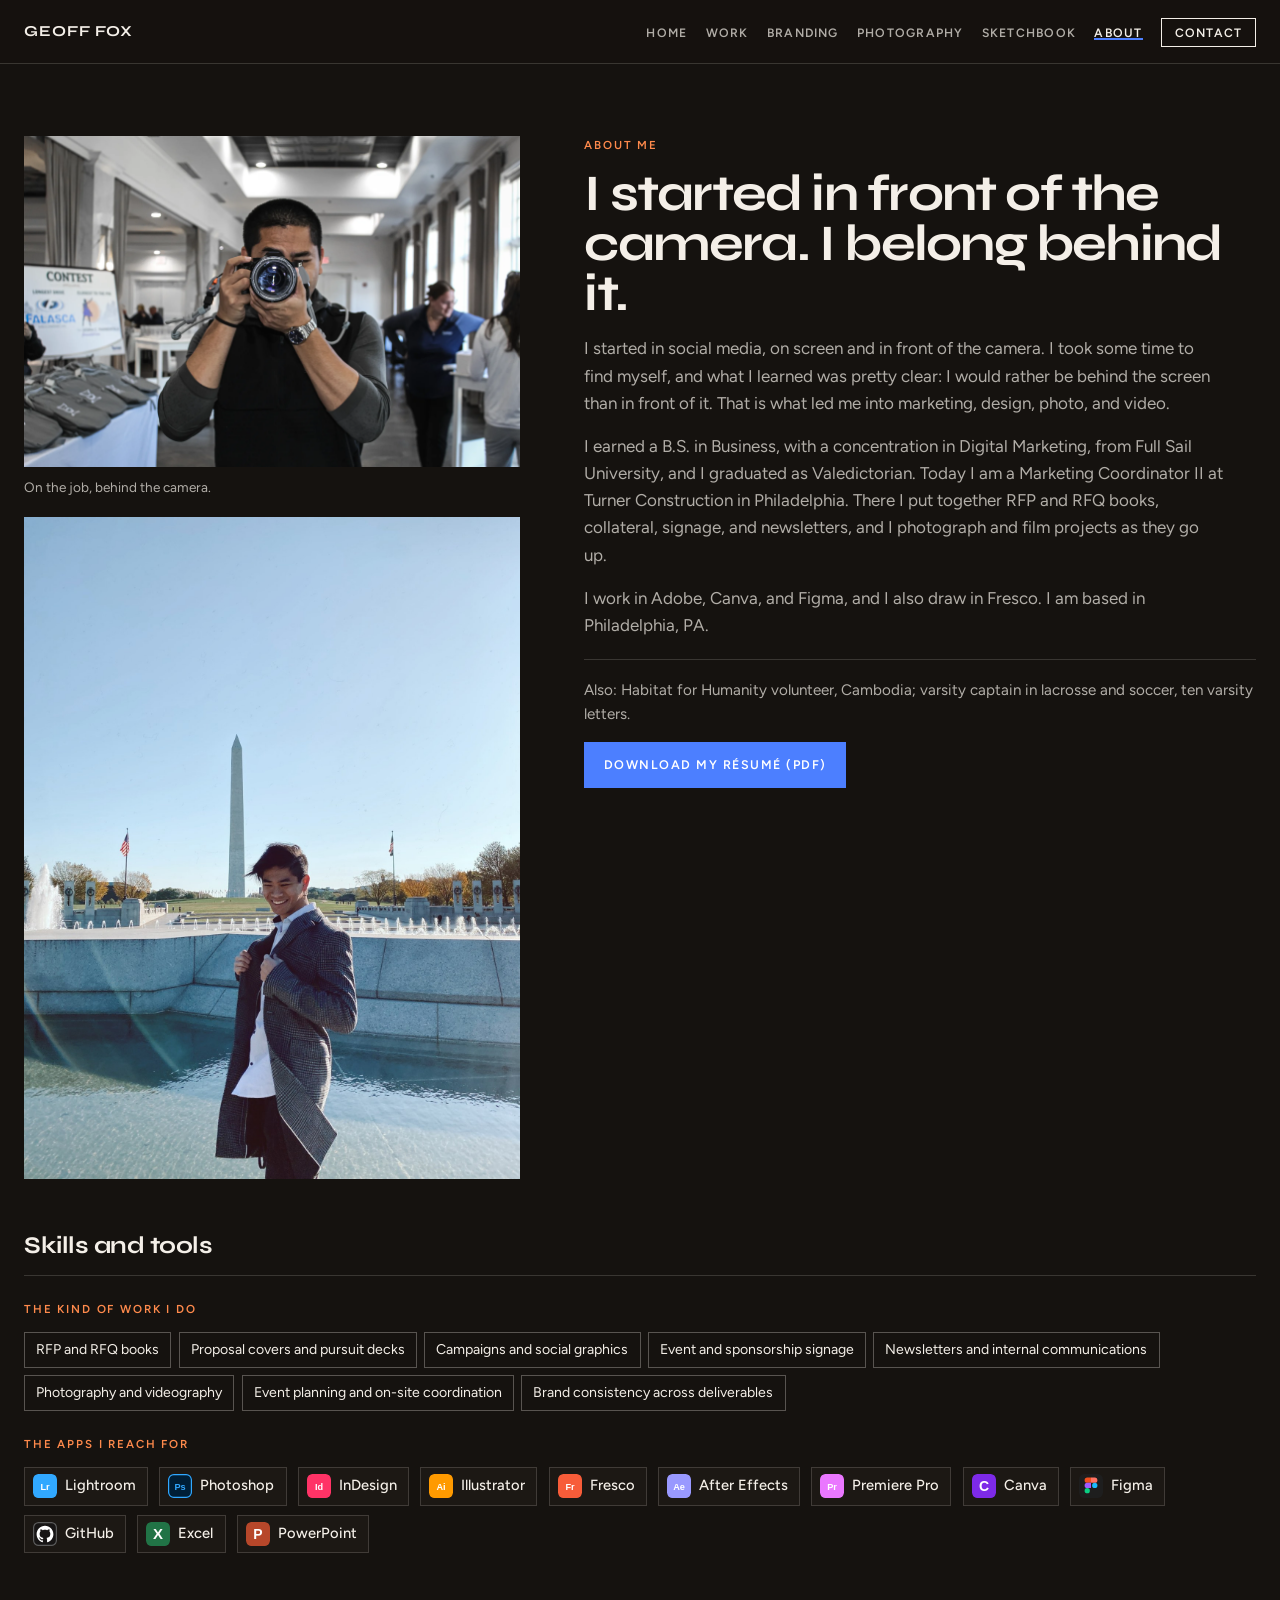
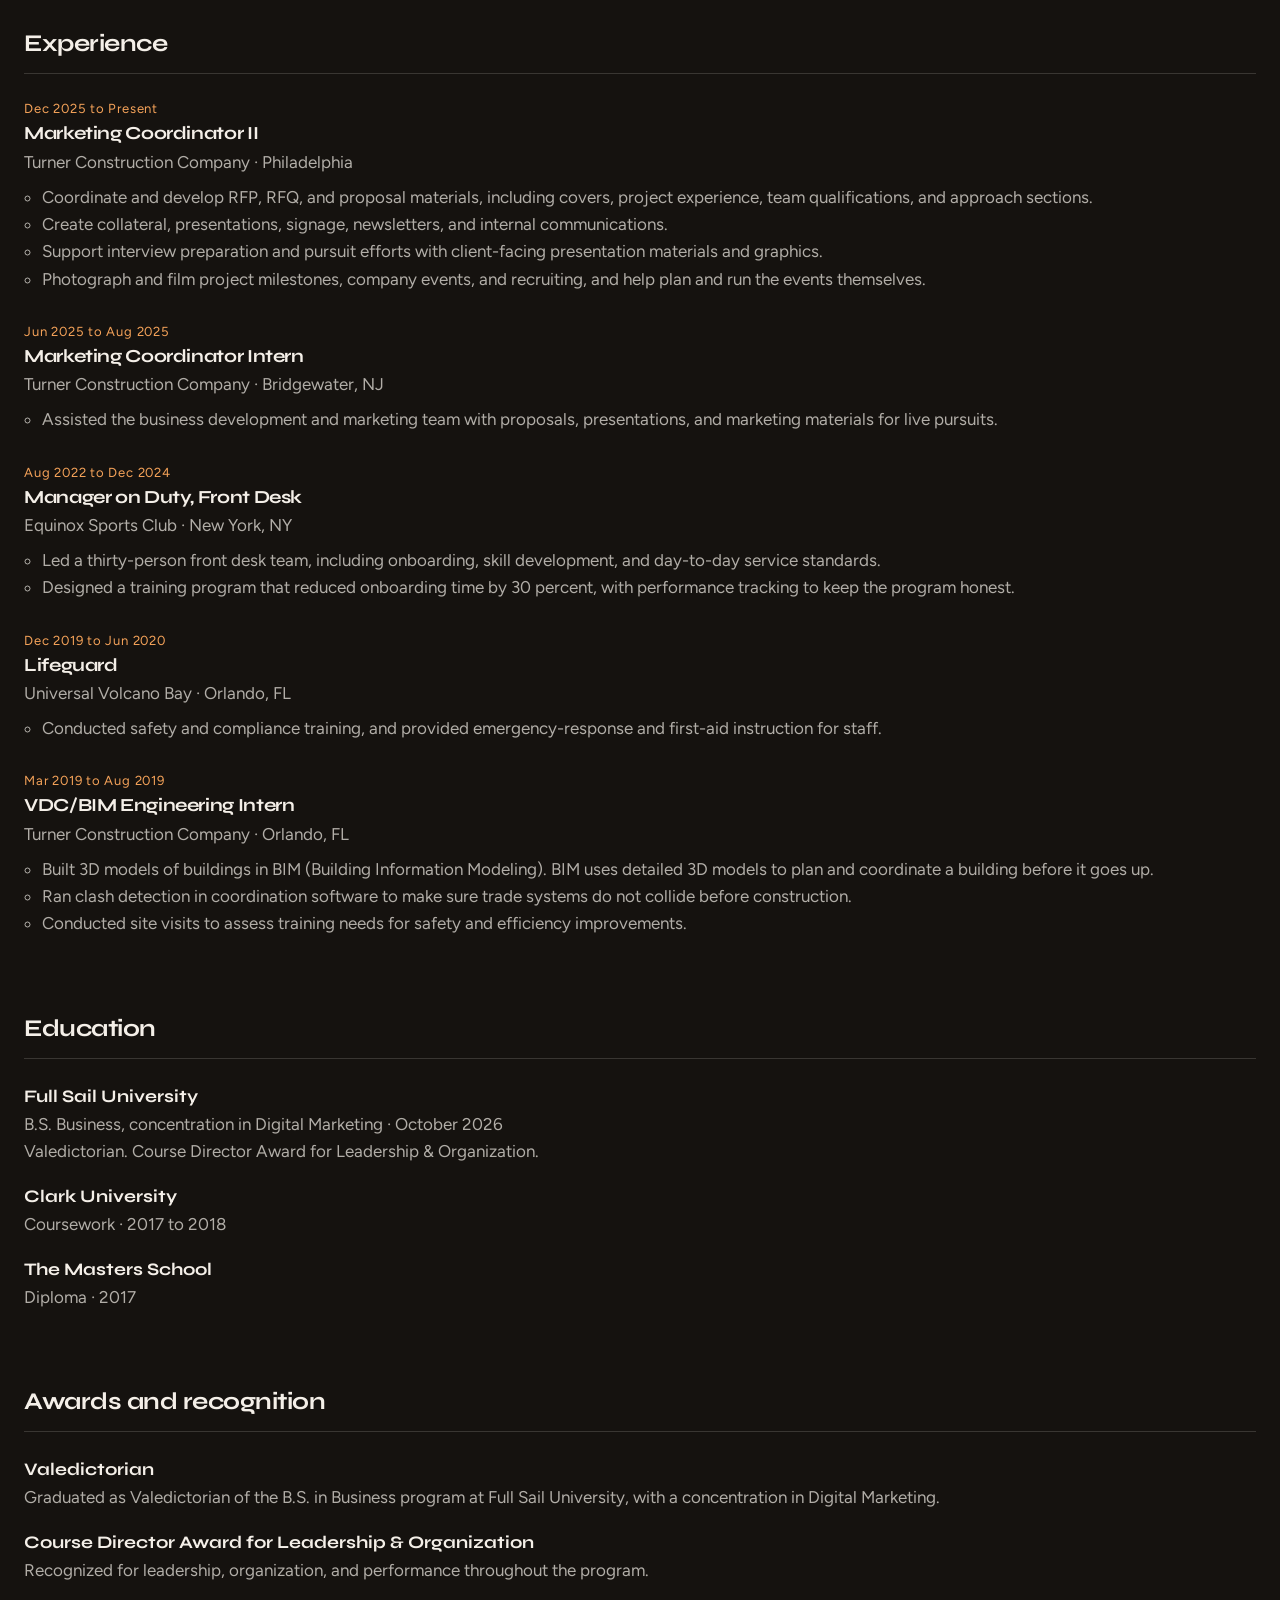
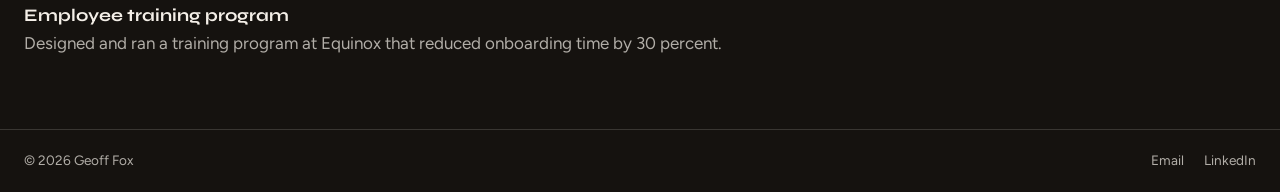
<file: about.html>
<!DOCTYPE html>
<html lang="en">
<head>
  <meta charset="UTF-8">
  <meta name="viewport" content="width=device-width, initial-scale=1.0">
  <meta name="author" content="Geoff Fox">
  <meta name="theme-color" content="#15120F">
  <meta property="og:type" content="website">
  <meta property="og:image" content="https://geoffcfox.github.io/assets/og-image.png">
  <meta property="og:url" content="https://geoffcfox.github.io/about.html">
  <link rel="canonical" href="https://geoffcfox.github.io/about.html">
  <meta property="og:image:width" content="1200">
  <meta property="og:image:height" content="627">
  <meta property="og:locale" content="en_US">
  <meta name="twitter:card" content="summary_large_image">
  <meta name="twitter:image" content="https://geoffcfox.github.io/assets/og-image.png">
  <link rel="icon" href="favicon.svg" type="image/svg+xml">
  <link rel="preconnect" href="https://fonts.googleapis.com">
  <link rel="preconnect" href="https://fonts.gstatic.com" crossorigin>
  <link href="https://fonts.googleapis.com/css2?family=Figtree:ital,wght@0,400;0,500;0,600;1,400&family=Syne:wght@500;600;700;800&display=swap" rel="stylesheet">
  <link rel="stylesheet" href="styles.css?v=202611161640">
  <title>About me · Geoff Fox</title>
  <meta name="description" content="I started in front of the camera and found I belong behind it. I am Geoff Fox, a marketing and brand strategist in Philadelphia, PA.">
  <meta property="og:title" content="About me · Geoff Fox">
  <meta property="og:description" content="I started in front of the camera and found I belong behind it. I am Geoff Fox, a marketing and brand strategist in Philadelphia, PA.">
  <meta name="twitter:title" content="About me · Geoff Fox">
  <meta name="twitter:description" content="I started in front of the camera and found I belong behind it. I am Geoff Fox, a marketing and brand strategist in Philadelphia, PA.">
</head>
<body data-page="about">
  <a class="skip-link" href="#content">Skip to content</a>
  <header class="mast">
    <nav class="mast__nav" aria-label="Primary">
      <a class="mast__mark" href="index.html">Geoff Fox</a>
      <button class="mast__toggle" type="button" aria-expanded="false" aria-controls="mast-menu" aria-label="Open menu">
        <span></span><span></span>
      </button>
      <ul class="mast__list" id="mast-menu">
        <li><a href="index.html">Home</a></li>
        <li><a href="work.html">Work</a></li>
        <li><a href="branding.html">Branding</a></li>
        <li><a href="photography.html">Photography</a></li>
        <li><a href="sketchbook.html">Sketchbook</a></li>
        <li><a href="about.html" aria-current="page">About</a></li>
        <li><a href="contact.html" class="mast__write">Contact</a></li>
      </ul>
    </nav>
  </header>

  <main id="content">
    <div class="wrap">
      <div class="about__grid" style="padding-top: 4.5rem;">
        <div class="about__photos reveal">
          <figure class="about__photo about__photo--camera">
            <picture>
              <source type="image/webp" srcset="assets/images/geoff-behind-camera.webp">
              <img src="assets/images/geoff-behind-camera.jpg" alt="Geoff Fox holding a camera up to his face at an event." width="2000" height="1333">
            </picture>
            <figcaption>On the job, behind the camera.</figcaption>
          </figure>
          <figure class="about__photo">
            <img src="assets/images/geoff-fox-portrait.jpg" alt="Geoff Fox, standing outdoors in a gray coat, smiling in front of the Washington Monument." width="1350" height="1800">
          </figure>
        </div>
        <div class="about__copy reveal">
          <p class="kicker">About me</p>
          <h1>I started in front of the camera. I belong behind it.</h1>
          <p>I started in social media, on screen and in front of the camera. I took some time to find myself, and what I learned was pretty clear: I would rather be behind the screen than in front of it. That is what led me into marketing, design, photo, and video.</p>
          <p>I earned a B.S. in Business, with a concentration in Digital Marketing, from Full Sail University, and I graduated as Valedictorian. Today I am a Marketing Coordinator II at Turner Construction in Philadelphia. There I put together RFP and RFQ books, collateral, signage, and newsletters, and I photograph and film projects as they go up.</p>
          <p>I work in Adobe, Canva, and Figma, and I also draw in Fresco. I am based in Philadelphia, PA.</p>
          <ul class="about__aside">
            <li>Also: Habitat for Humanity volunteer, Cambodia; varsity captain in lacrosse and soccer, ten varsity letters.</li>
          </ul>
          <p class="resume-link"><a class="btn btn--solid" href="assets/Geoff-Fox-Resume.pdf" download>Download my résumé (PDF)</a></p>
        </div>
      </div>

      <section class="section-block reveal" aria-labelledby="skills-title">
        <h2 id="skills-title">Skills and tools</h2>
        <div id="skills-root" class="skills"></div>
        <div id="tools-root" class="tools" style="margin-top:1.5rem"></div>
      </section>

      <section class="section-block reveal" aria-labelledby="experience-title">
        <h2 id="experience-title">Experience</h2>
        <ol id="experience-root" class="timeline"></ol>
      </section>

      <section class="section-block reveal" aria-labelledby="education-title">
        <h2 id="education-title">Education</h2>
        <ul id="education-root" class="edu-list"></ul>
      </section>

      <section class="section-block reveal" aria-labelledby="awards-title">
        <h2 id="awards-title">Awards and recognition</h2>
        <ul id="awards-root" class="award-list"></ul>
      </section>
    </div>
  </main>

  <footer class="colophon">
    <div class="wrap colophon__row">
      <p>© <span data-year>2026</span> Geoff Fox</p>
      <ul>
        <li><a href="mailto:Foxgeoffbusiness@gmail.com">Email</a></li>
        <li><a href="https://www.linkedin.com/in/geoffrey-fox/" target="_blank" rel="noopener noreferrer">LinkedIn</a></li>
      </ul>
    </div>
  </footer>
  <script src="data.js?v=202611161640"></script>
  <script src="site.js?v=202611161640"></script>
</body>
</html>
</file>
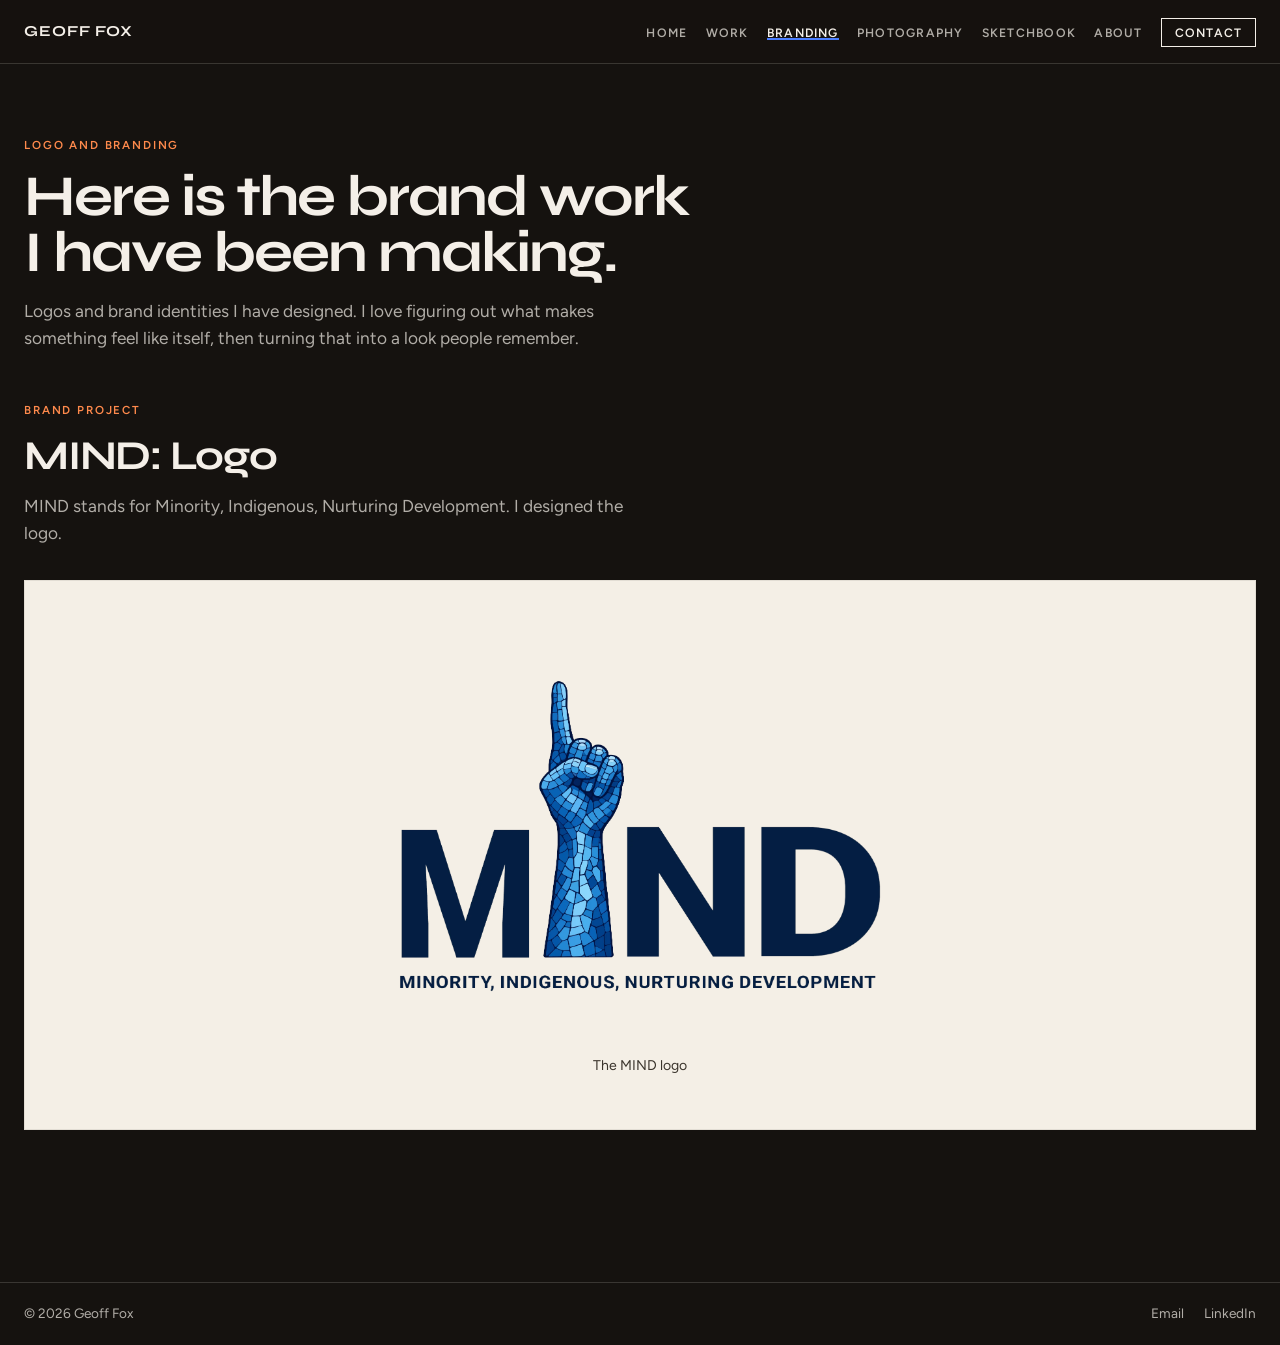
<file: branding.html>
<!DOCTYPE html>
<html lang="en">
<head>
  <meta charset="UTF-8">
  <meta name="viewport" content="width=device-width, initial-scale=1.0">
  <meta name="author" content="Geoff Fox">
  <meta name="theme-color" content="#15120F">
  <meta property="og:type" content="website">
  <meta property="og:image" content="https://geoffcfox.github.io/assets/og-image.png">
  <meta property="og:url" content="https://geoffcfox.github.io/branding.html">
  <link rel="canonical" href="https://geoffcfox.github.io/branding.html">
  <meta property="og:image:width" content="1200">
  <meta property="og:image:height" content="627">
  <meta property="og:locale" content="en_US">
  <meta name="twitter:card" content="summary_large_image">
  <meta name="twitter:image" content="https://geoffcfox.github.io/assets/og-image.png">
  <link rel="icon" href="favicon.svg" type="image/svg+xml">
  <link rel="preconnect" href="https://fonts.googleapis.com">
  <link rel="preconnect" href="https://fonts.gstatic.com" crossorigin>
  <link href="https://fonts.googleapis.com/css2?family=Figtree:ital,wght@0,400;0,500;0,600;1,400&family=Syne:wght@500;600;700;800&display=swap" rel="stylesheet">
  <link rel="stylesheet" href="styles.css?v=202611161640">
  <title>Logo and branding · Geoff Fox</title>
  <meta name="description" content="Logo and brand work by Geoff Fox, starting with the MIND mark.">
  <meta property="og:title" content="Logo and branding · Geoff Fox">
  <meta property="og:description" content="Logo and brand work by Geoff Fox, starting with the MIND mark.">
  <meta name="twitter:title" content="Logo and branding · Geoff Fox">
  <meta name="twitter:description" content="Logo and brand work by Geoff Fox, starting with the MIND mark.">
</head>
<body data-page="branding">
  <a class="skip-link" href="#content">Skip to content</a>
  <header class="mast">
    <nav class="mast__nav" aria-label="Primary">
      <a class="mast__mark" href="index.html">Geoff Fox</a>
      <button class="mast__toggle" type="button" aria-expanded="false" aria-controls="mast-menu" aria-label="Open menu">
        <span></span><span></span>
      </button>
      <ul class="mast__list" id="mast-menu">
        <li><a href="index.html">Home</a></li>
        <li><a href="work.html">Work</a></li>
        <li><a href="branding.html" aria-current="page">Branding</a></li>
        <li><a href="photography.html">Photography</a></li>
        <li><a href="sketchbook.html">Sketchbook</a></li>
        <li><a href="about.html">About</a></li>
        <li><a href="contact.html" class="mast__write">Contact</a></li>
      </ul>
    </nav>
  </header>

  <main id="content">
    <div class="wrap">
      <header class="page-head reveal">
        <p class="kicker">Logo and branding</p>
        <h1>Here is the brand work I have been making.</h1>
        <p class="lede">Logos and brand identities I have designed. I love figuring out what makes something feel like itself, then turning that into a look people remember.</p>
      </header>
      <div id="branding-root" class="brand-list"></div>

    </div>
  </main>

  <footer class="colophon">
    <div class="wrap colophon__row">
      <p>© <span data-year>2026</span> Geoff Fox</p>
      <ul>
        <li><a href="mailto:Foxgeoffbusiness@gmail.com">Email</a></li>
        <li><a href="https://www.linkedin.com/in/geoffrey-fox/" target="_blank" rel="noopener noreferrer">LinkedIn</a></li>
      </ul>
    </div>
  </footer>
  <script src="data.js?v=202611161640"></script>
  <script src="site.js?v=202611161640"></script>
</body>
</html>
</file>
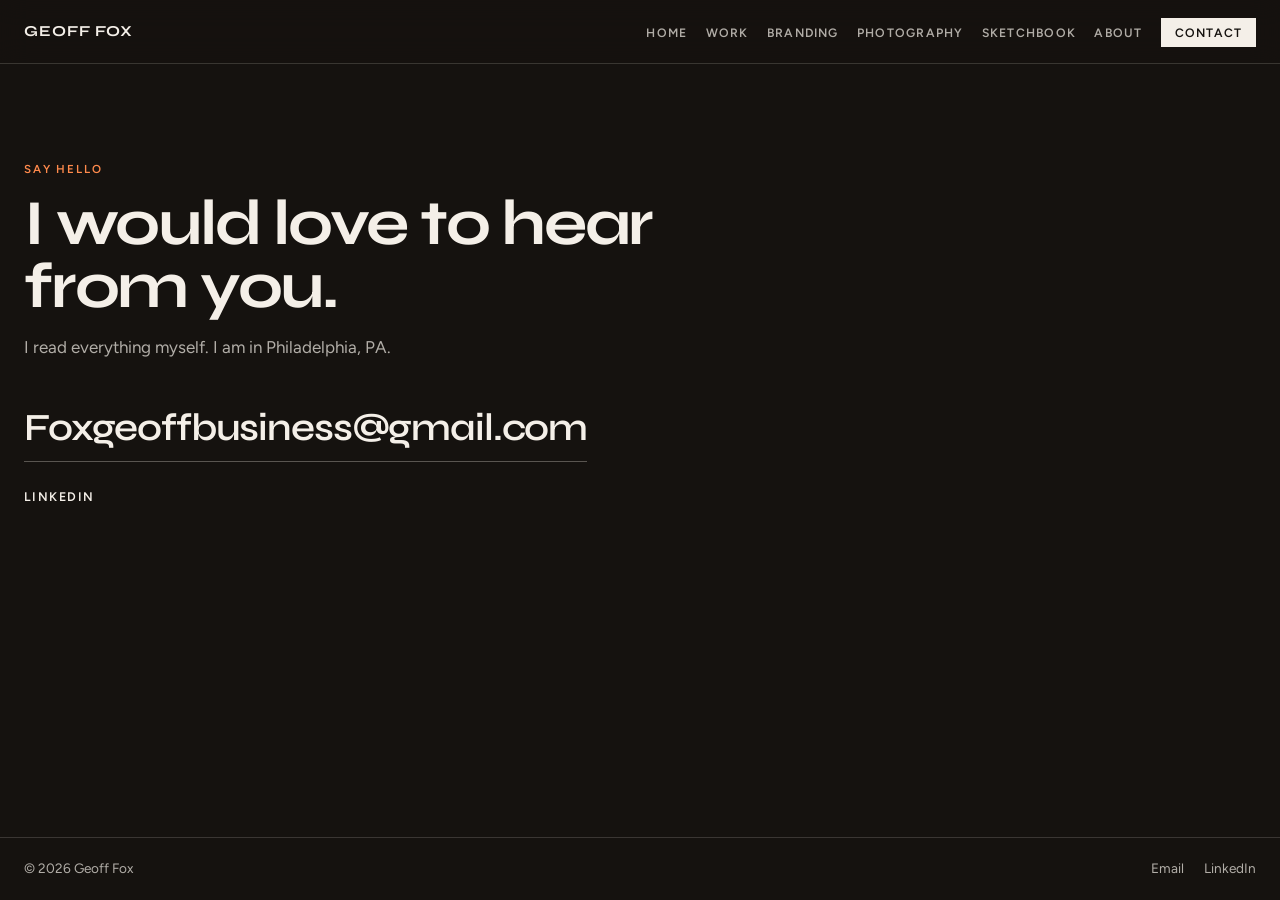
<file: contact.html>
<!DOCTYPE html>
<html lang="en">
<head>
  <meta charset="UTF-8">
  <meta name="viewport" content="width=device-width, initial-scale=1.0">
  <meta name="author" content="Geoff Fox">
  <meta name="theme-color" content="#15120F">
  <meta property="og:type" content="website">
  <meta property="og:image" content="https://geoffcfox.github.io/assets/og-image.png">
  <meta property="og:url" content="https://geoffcfox.github.io/contact.html">
  <link rel="canonical" href="https://geoffcfox.github.io/contact.html">
  <meta property="og:image:width" content="1200">
  <meta property="og:image:height" content="627">
  <meta property="og:locale" content="en_US">
  <meta name="twitter:card" content="summary_large_image">
  <meta name="twitter:image" content="https://geoffcfox.github.io/assets/og-image.png">
  <link rel="icon" href="favicon.svg" type="image/svg+xml">
  <link rel="preconnect" href="https://fonts.googleapis.com">
  <link rel="preconnect" href="https://fonts.gstatic.com" crossorigin>
  <link href="https://fonts.googleapis.com/css2?family=Figtree:ital,wght@0,400;0,500;0,600;1,400&family=Syne:wght@500;600;700;800&display=swap" rel="stylesheet">
  <link rel="stylesheet" href="styles.css?v=202611161640">
  <title>Say hello · Geoff Fox</title>
  <meta name="description" content="Say hello to Geoff Fox. I am in Philadelphia, PA.">
  <meta property="og:title" content="Say hello · Geoff Fox">
  <meta property="og:description" content="Say hello to Geoff Fox. I am in Philadelphia, PA.">
  <meta name="twitter:title" content="Say hello · Geoff Fox">
  <meta name="twitter:description" content="Say hello to Geoff Fox. I am in Philadelphia, PA.">
</head>
<body data-page="contact">
  <a class="skip-link" href="#content">Skip to content</a>
  <header class="mast">
    <nav class="mast__nav" aria-label="Primary">
      <a class="mast__mark" href="index.html">Geoff Fox</a>
      <button class="mast__toggle" type="button" aria-expanded="false" aria-controls="mast-menu" aria-label="Open menu">
        <span></span><span></span>
      </button>
      <ul class="mast__list" id="mast-menu">
        <li><a href="index.html">Home</a></li>
        <li><a href="work.html">Work</a></li>
        <li><a href="branding.html">Branding</a></li>
        <li><a href="photography.html">Photography</a></li>
        <li><a href="sketchbook.html">Sketchbook</a></li>
        <li><a href="about.html">About</a></li>
        <li><a href="contact.html" class="mast__write" aria-current="page">Contact</a></li>
      </ul>
    </nav>
  </header>

  <main id="content">
    <section class="write wrap" aria-labelledby="write-title">
      <p class="kicker">Say hello</p>
      <h1 id="write-title">I would love to hear from you.</h1>
      <p class="write__lede">I read everything myself. I am in Philadelphia, PA.</p>
      <a class="write__mail" href="mailto:Foxgeoffbusiness@gmail.com">Foxgeoffbusiness@gmail.com</a>
      <p class="write__also">
        <a href="https://www.linkedin.com/in/geoffrey-fox/" target="_blank" rel="noopener noreferrer">LinkedIn</a>
      </p>
    </section>
  </main>

  <footer class="colophon">
    <div class="wrap colophon__row">
      <p>© <span data-year>2026</span> Geoff Fox</p>
      <ul>
        <li><a href="mailto:Foxgeoffbusiness@gmail.com">Email</a></li>
        <li><a href="https://www.linkedin.com/in/geoffrey-fox/" target="_blank" rel="noopener noreferrer">LinkedIn</a></li>
      </ul>
    </div>
  </footer>
  <script src="data.js?v=202611161640"></script>
  <script src="site.js?v=202611161640"></script>
</body>
</html>
</file>
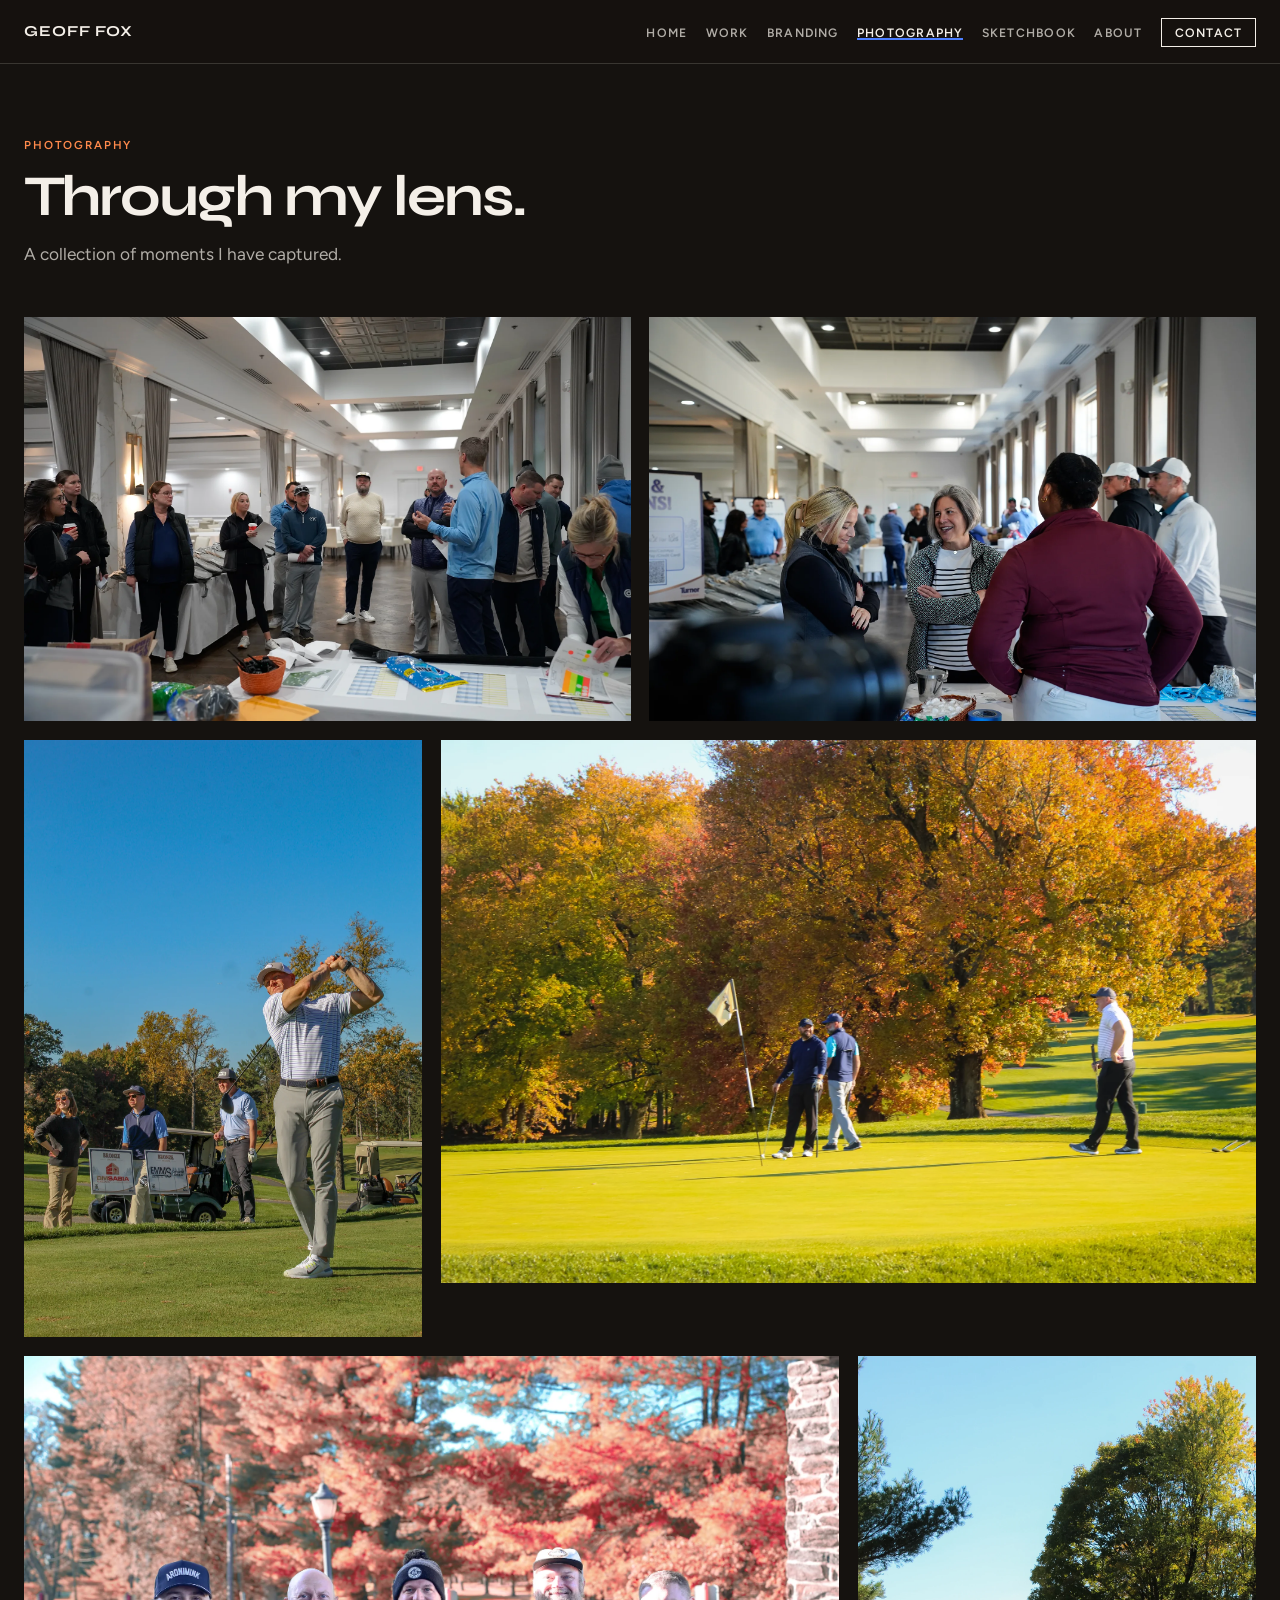
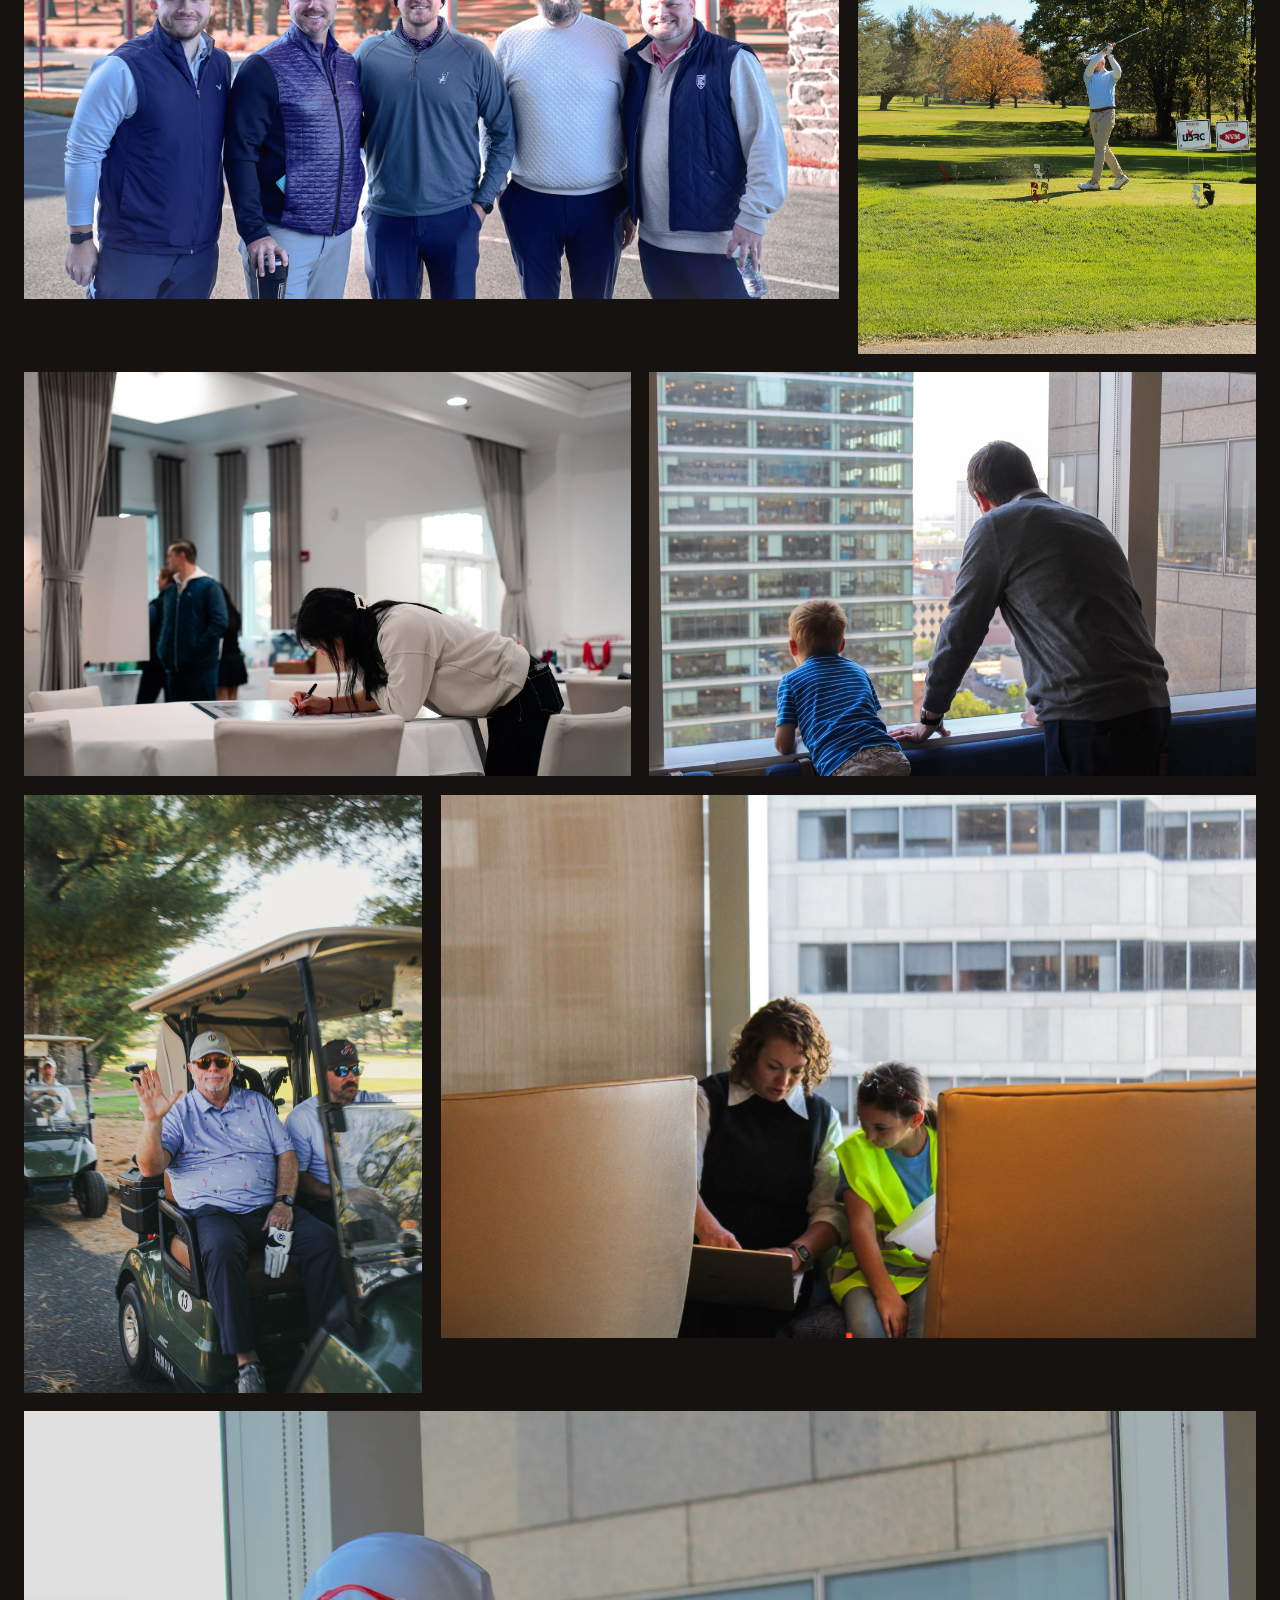
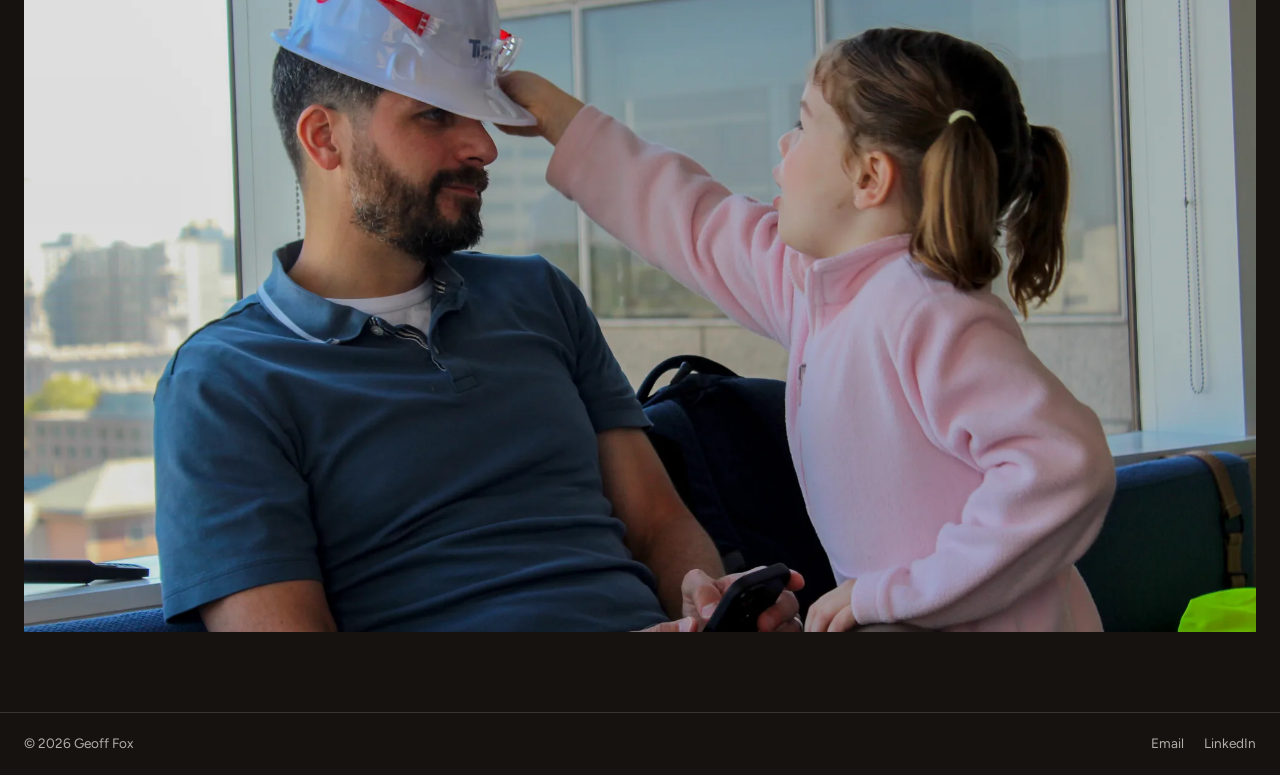
<file: photography.html>
<!DOCTYPE html>
<html lang="en">
<head>
  <meta charset="UTF-8">
  <meta name="viewport" content="width=device-width, initial-scale=1.0">
  <meta name="author" content="Geoff Fox">
  <meta name="theme-color" content="#15120F">
  <meta property="og:type" content="website">
  <meta property="og:image" content="https://geoffcfox.github.io/assets/og-image.png">
  <meta property="og:url" content="https://geoffcfox.github.io/photography.html">
  <link rel="canonical" href="https://geoffcfox.github.io/photography.html">
  <meta property="og:image:width" content="1200">
  <meta property="og:image:height" content="627">
  <meta property="og:locale" content="en_US">
  <meta name="twitter:card" content="summary_large_image">
  <meta name="twitter:image" content="https://geoffcfox.github.io/assets/og-image.png">
  <link rel="icon" href="favicon.svg" type="image/svg+xml">
  <link rel="preconnect" href="https://fonts.googleapis.com">
  <link rel="preconnect" href="https://fonts.gstatic.com" crossorigin>
  <link href="https://fonts.googleapis.com/css2?family=Figtree:ital,wght@0,400;0,500;0,600;1,400&family=Syne:wght@500;600;700;800&display=swap" rel="stylesheet">
  <link rel="stylesheet" href="styles.css?v=202611161640">
  <title>Photography · Geoff Fox</title>
  <meta name="description" content="Photography by Geoff Fox.">
  <meta property="og:title" content="Photography · Geoff Fox">
  <meta property="og:description" content="Photography by Geoff Fox.">
  <meta name="twitter:title" content="Photography · Geoff Fox">
  <meta name="twitter:description" content="Photography by Geoff Fox.">
</head>
<body data-page="photography">
  <a class="skip-link" href="#content">Skip to content</a>
  <header class="mast">
    <nav class="mast__nav" aria-label="Primary">
      <a class="mast__mark" href="index.html">Geoff Fox</a>
      <button class="mast__toggle" type="button" aria-expanded="false" aria-controls="mast-menu" aria-label="Open menu">
        <span></span><span></span>
      </button>
      <ul class="mast__list" id="mast-menu">
        <li><a href="index.html">Home</a></li>
        <li><a href="work.html">Work</a></li>
        <li><a href="branding.html">Branding</a></li>
        <li><a href="photography.html" aria-current="page">Photography</a></li>
        <li><a href="sketchbook.html">Sketchbook</a></li>
        <li><a href="about.html">About</a></li>
        <li><a href="contact.html" class="mast__write">Contact</a></li>
      </ul>
    </nav>
  </header>

  <main id="content">
    <div class="wrap">
      <header class="page-head reveal">
        <p class="kicker">Photography</p>
        <h1>Through my lens.</h1>
        <p class="lede">A collection of moments I have captured.</p>
      </header>
      <div id="photo-empty" class="photo-empty" hidden>
        <h2>The gallery is empty for now.</h2>
        <p>Check back soon. I will be adding more photographs here.</p>
      </div>
      <div id="photo-root" class="photo-grid"></div>
    </div>
  </main>

  <footer class="colophon">
    <div class="wrap colophon__row">
      <p>© <span data-year>2026</span> Geoff Fox</p>
      <ul>
        <li><a href="mailto:Foxgeoffbusiness@gmail.com">Email</a></li>
        <li><a href="https://www.linkedin.com/in/geoffrey-fox/" target="_blank" rel="noopener noreferrer">LinkedIn</a></li>
      </ul>
    </div>
  </footer>
  <script src="data.js?v=202611161640"></script>
  <script src="site.js?v=202611161640"></script>
</body>
</html>
</file>
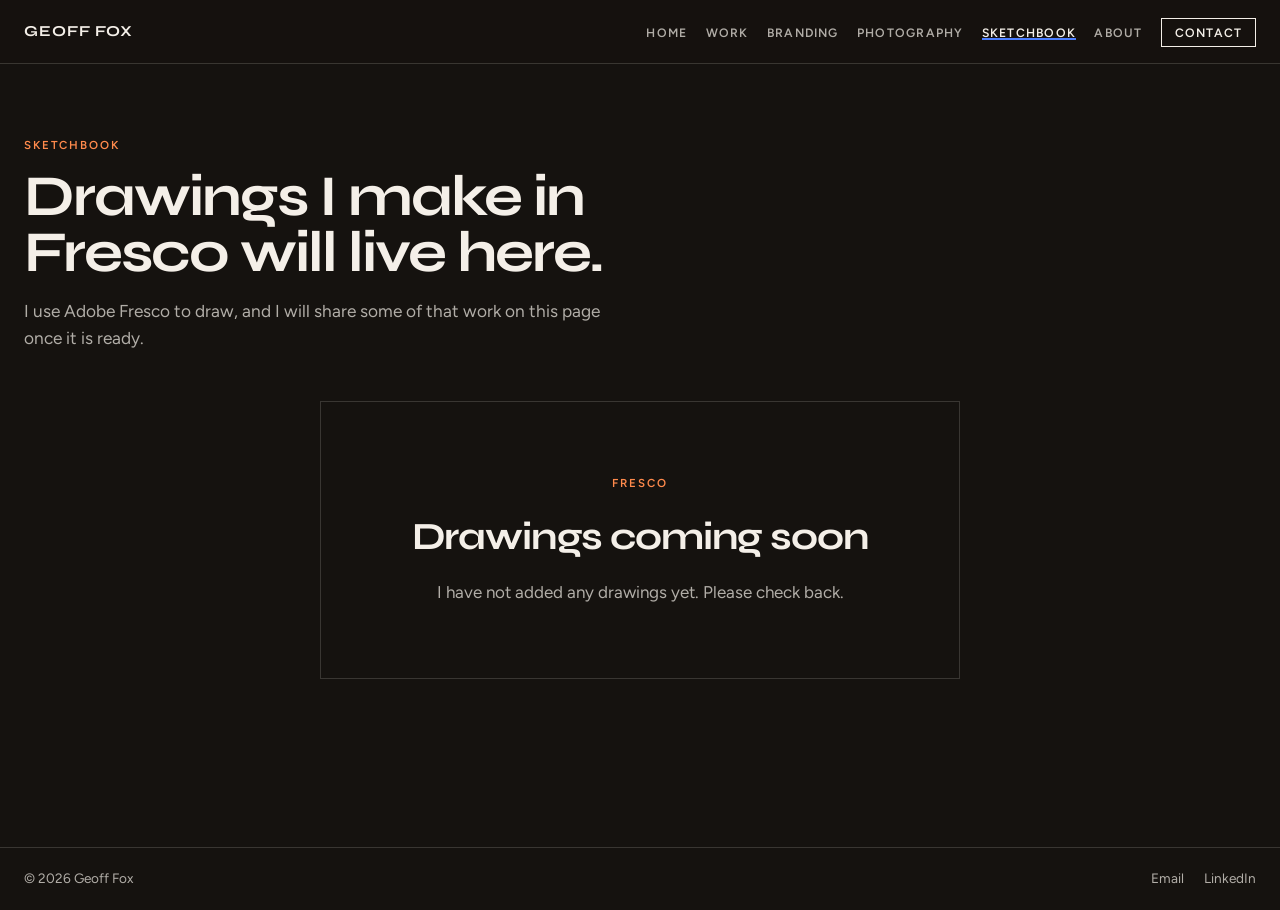
<file: sketchbook.html>
<!DOCTYPE html>
<html lang="en">
<head>
  <meta charset="UTF-8">
  <meta name="viewport" content="width=device-width, initial-scale=1.0">
  <meta name="author" content="Geoff Fox">
  <meta name="theme-color" content="#15120F">
  <meta property="og:type" content="website">
  <meta property="og:image" content="https://geoffcfox.github.io/assets/og-image.png">
  <meta property="og:url" content="https://geoffcfox.github.io/sketchbook.html">
  <link rel="canonical" href="https://geoffcfox.github.io/sketchbook.html">
  <meta property="og:image:width" content="1200">
  <meta property="og:image:height" content="627">
  <meta property="og:locale" content="en_US">
  <meta name="twitter:card" content="summary_large_image">
  <meta name="twitter:image" content="https://geoffcfox.github.io/assets/og-image.png">
  <link rel="icon" href="favicon.svg" type="image/svg+xml">
  <link rel="preconnect" href="https://fonts.googleapis.com">
  <link rel="preconnect" href="https://fonts.gstatic.com" crossorigin>
  <link href="https://fonts.googleapis.com/css2?family=Figtree:ital,wght@0,400;0,500;0,600;1,400&family=Syne:wght@500;600;700;800&display=swap" rel="stylesheet">
  <link rel="stylesheet" href="styles.css?v=202611161640">
  <title>Sketchbook · Geoff Fox</title>
  <meta name="description" content="A sketchbook page for drawings Geoff Fox makes in Adobe Fresco. Drawings coming soon.">
  <meta property="og:title" content="Sketchbook · Geoff Fox">
  <meta property="og:description" content="A sketchbook page for drawings Geoff Fox makes in Adobe Fresco. Drawings coming soon.">
  <meta name="twitter:title" content="Sketchbook · Geoff Fox">
  <meta name="twitter:description" content="A sketchbook page for drawings Geoff Fox makes in Adobe Fresco. Drawings coming soon.">
</head>
<body data-page="sketchbook">
  <a class="skip-link" href="#content">Skip to content</a>
  <header class="mast">
    <nav class="mast__nav" aria-label="Primary">
      <a class="mast__mark" href="index.html">Geoff Fox</a>
      <button class="mast__toggle" type="button" aria-expanded="false" aria-controls="mast-menu" aria-label="Open menu">
        <span></span><span></span>
      </button>
      <ul class="mast__list" id="mast-menu">
        <li><a href="index.html">Home</a></li>
        <li><a href="work.html">Work</a></li>
        <li><a href="branding.html">Branding</a></li>
        <li><a href="photography.html">Photography</a></li>
        <li><a href="sketchbook.html" aria-current="page">Sketchbook</a></li>
        <li><a href="about.html">About</a></li>
        <li><a href="contact.html" class="mast__write">Contact</a></li>
      </ul>
    </nav>
  </header>

  <main id="content">
    <div class="wrap">
      <header class="page-head reveal">
        <p class="kicker">Sketchbook</p>
        <h1>Drawings I make in Fresco will live here.</h1>
        <p class="lede">I use Adobe Fresco to draw, and I will share some of that work on this page once it is ready.</p>
      </header>
      <div id="sketch-empty" class="sketch-empty">
        <p class="kicker">Fresco</p>
        <h2>Drawings coming soon</h2>
        <p>I have not added any drawings yet. Please check back.</p>
      </div>
      <div id="sketch-root" class="sketch-grid" hidden></div>

    </div>
  </main>

  <footer class="colophon">
    <div class="wrap colophon__row">
      <p>© <span data-year>2026</span> Geoff Fox</p>
      <ul>
        <li><a href="mailto:Foxgeoffbusiness@gmail.com">Email</a></li>
        <li><a href="https://www.linkedin.com/in/geoffrey-fox/" target="_blank" rel="noopener noreferrer">LinkedIn</a></li>
      </ul>
    </div>
  </footer>
  <script src="data.js?v=202611161640"></script>
  <script src="site.js?v=202611161640"></script>
</body>
</html>
</file>
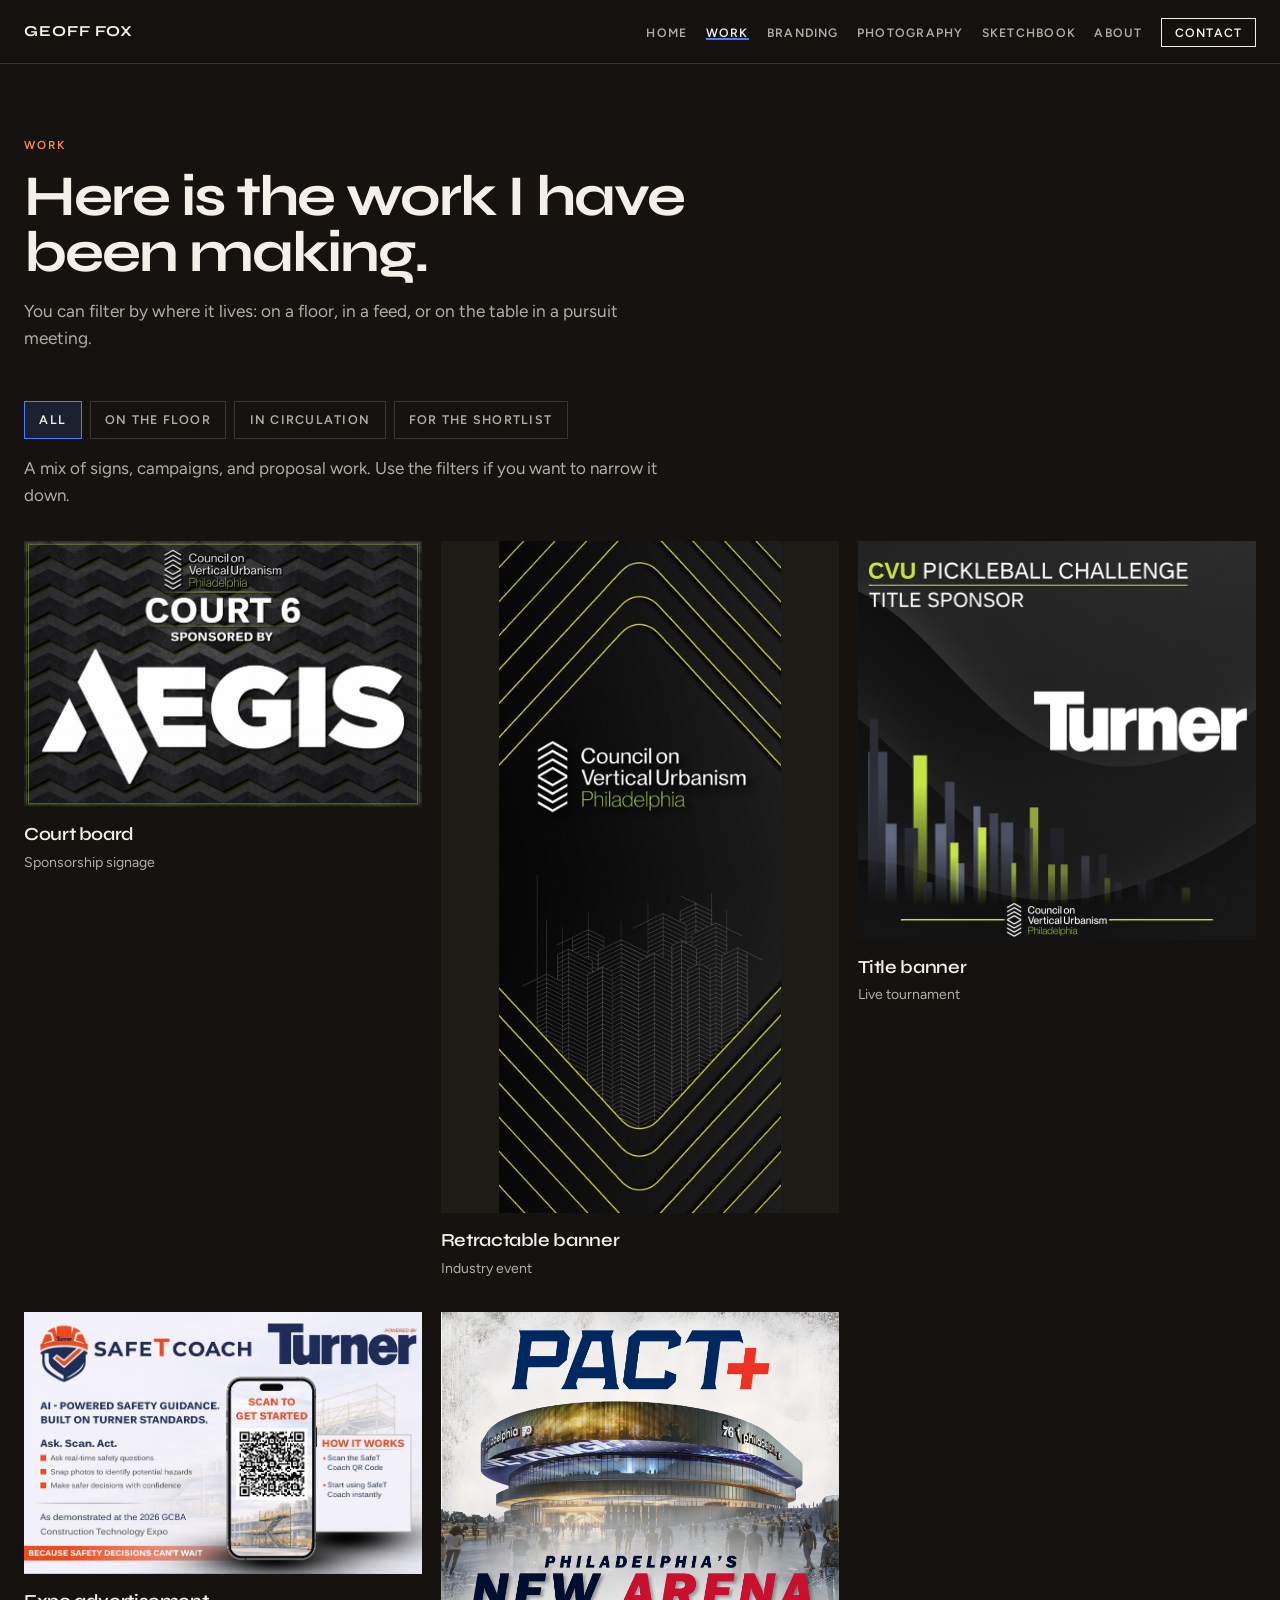
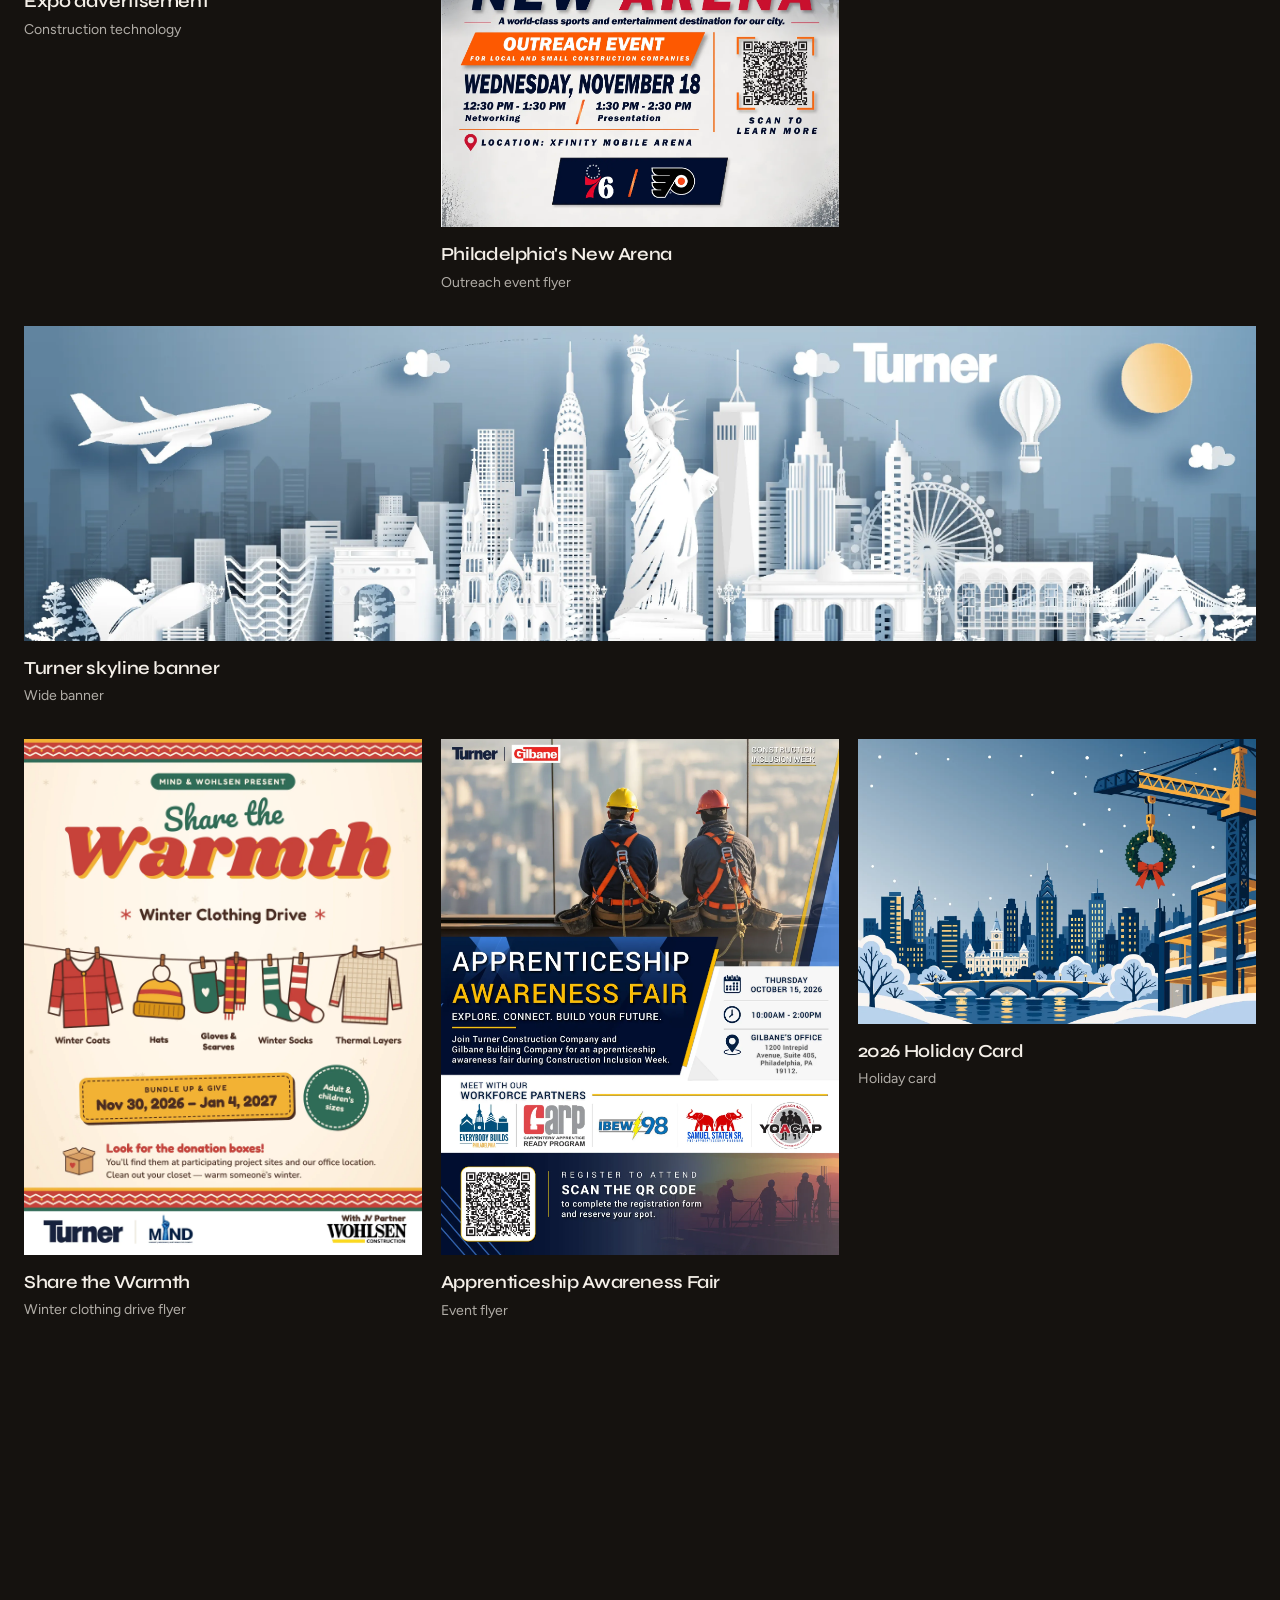
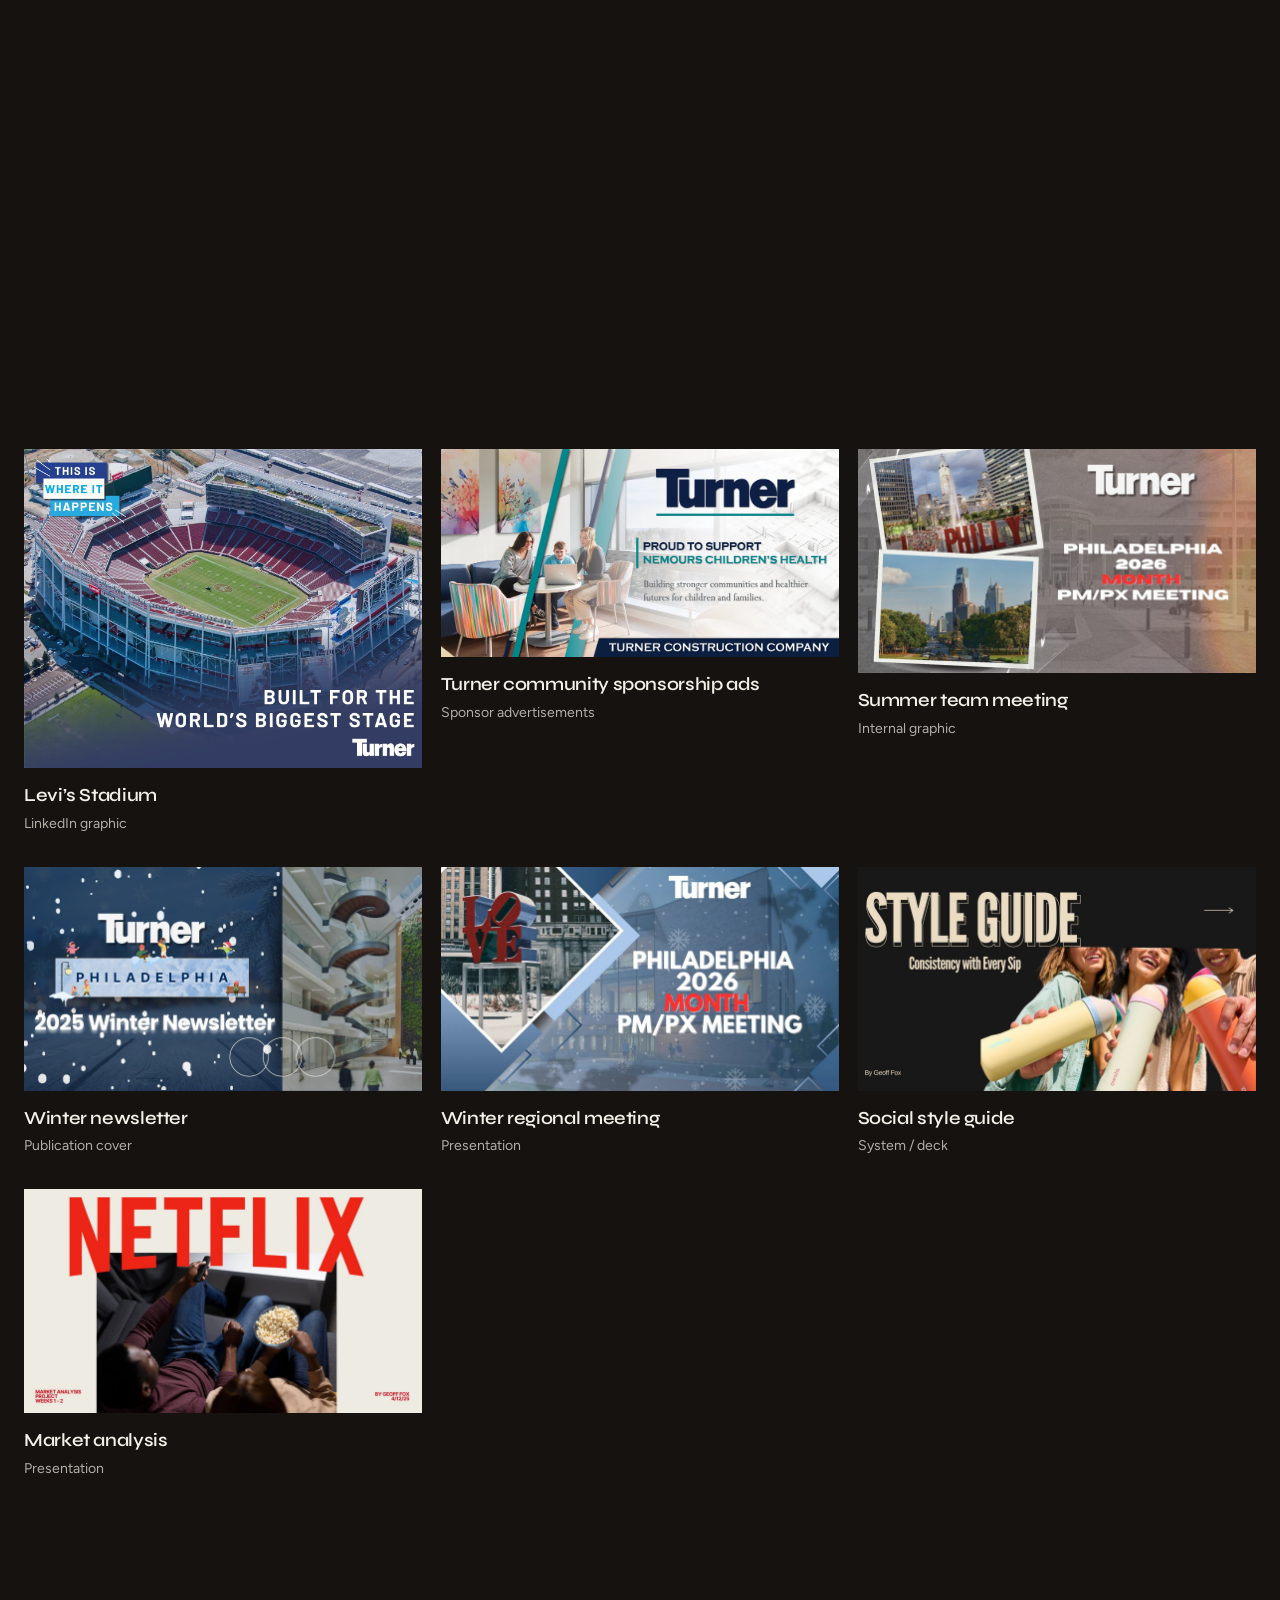
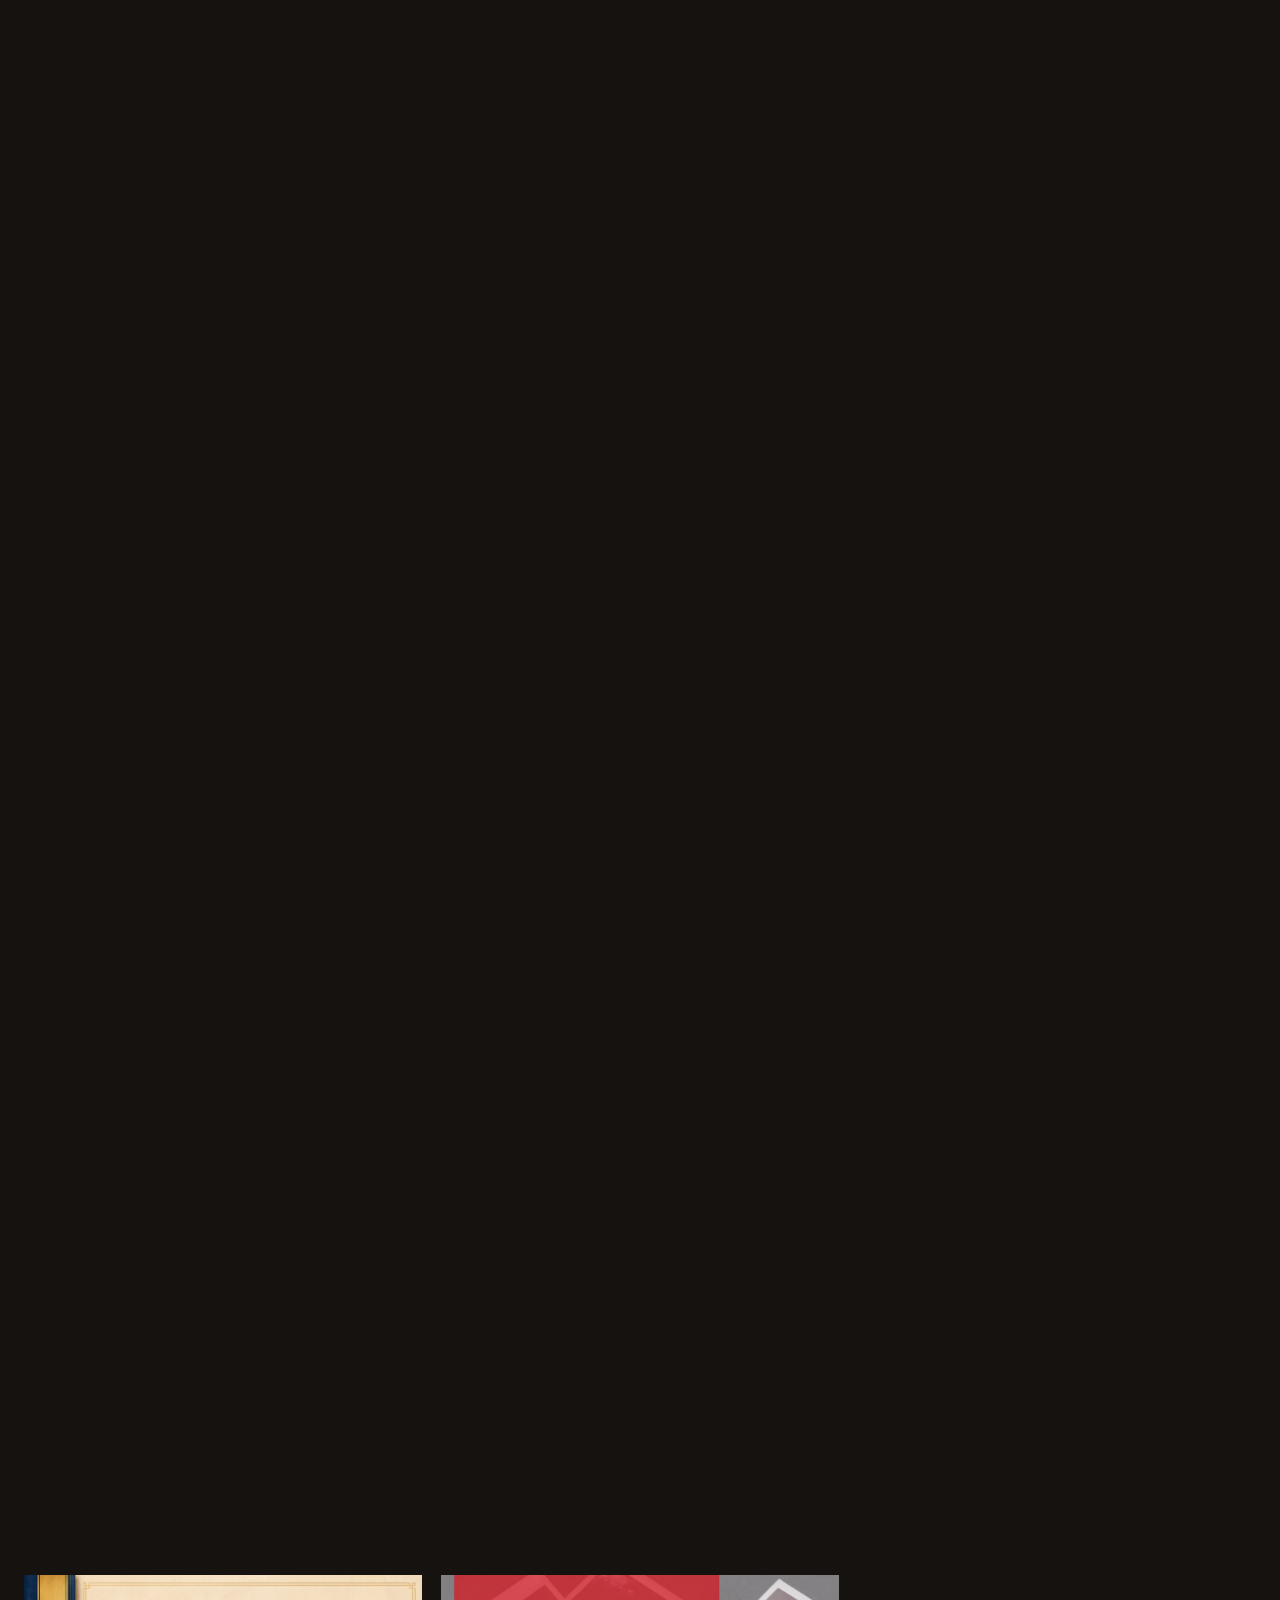
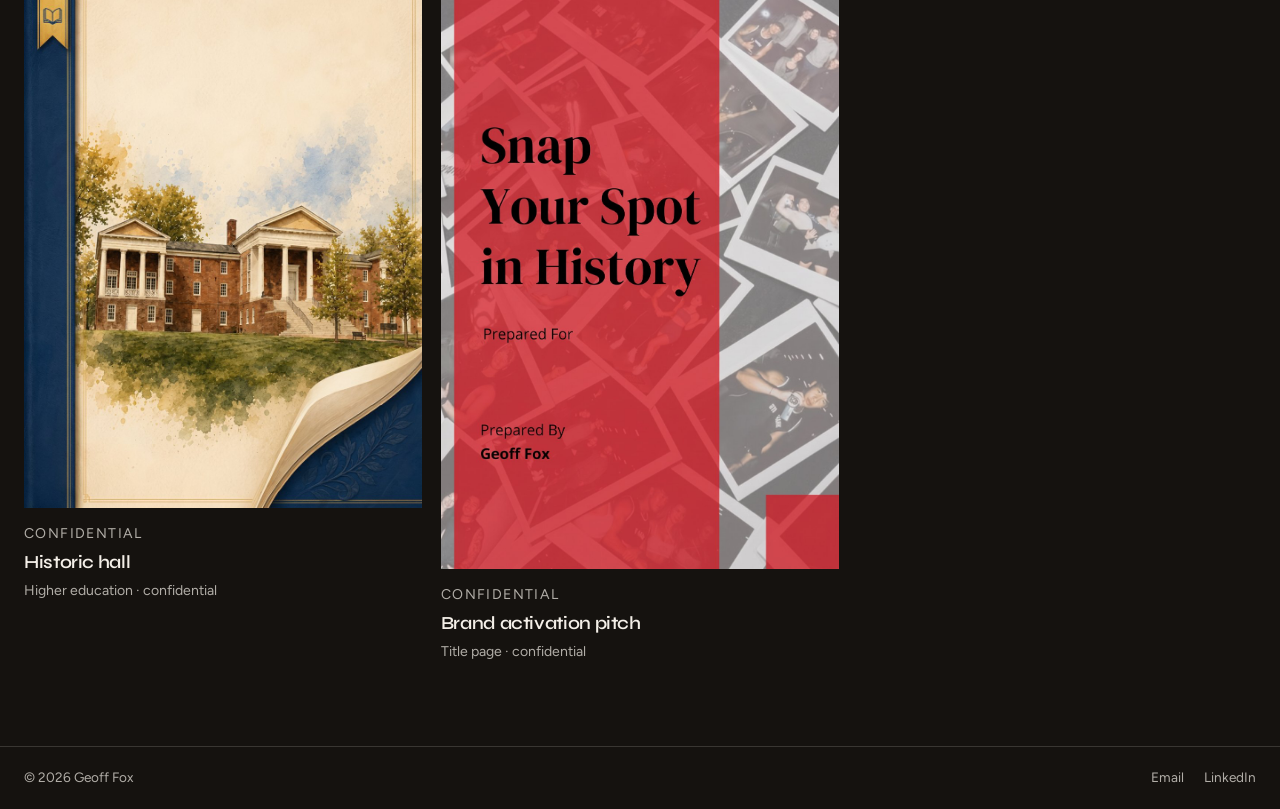
<file: work.html>
<!DOCTYPE html>
<html lang="en">
<head>
  <meta charset="UTF-8">
  <meta name="viewport" content="width=device-width, initial-scale=1.0">
  <meta name="author" content="Geoff Fox">
  <meta name="theme-color" content="#15120F">
  <meta property="og:type" content="website">
  <meta property="og:image" content="https://geoffcfox.github.io/assets/og-image.png">
  <meta property="og:url" content="https://geoffcfox.github.io/work.html">
  <link rel="canonical" href="https://geoffcfox.github.io/work.html">
  <meta property="og:image:width" content="1200">
  <meta property="og:image:height" content="627">
  <meta property="og:locale" content="en_US">
  <meta name="twitter:card" content="summary_large_image">
  <meta name="twitter:image" content="https://geoffcfox.github.io/assets/og-image.png">
  <link rel="icon" href="favicon.svg" type="image/svg+xml">
  <link rel="preconnect" href="https://fonts.googleapis.com">
  <link rel="preconnect" href="https://fonts.gstatic.com" crossorigin>
  <link href="https://fonts.googleapis.com/css2?family=Figtree:ital,wght@0,400;0,500;0,600;1,400&family=Syne:wght@500;600;700;800&display=swap" rel="stylesheet">
  <link rel="stylesheet" href="styles.css?v=202611161640">
  <title>Work · Geoff Fox</title>
  <meta name="description" content="Selected marketing work by Geoff Fox: event signage, circulating campaigns, and confidential proposal covers.">
  <meta property="og:title" content="Work · Geoff Fox">
  <meta property="og:description" content="Selected marketing work by Geoff Fox: event signage, circulating campaigns, and confidential proposal covers.">
  <meta name="twitter:title" content="Work · Geoff Fox">
  <meta name="twitter:description" content="Selected marketing work by Geoff Fox: event signage, circulating campaigns, and confidential proposal covers.">
</head>
<body data-page="work">
  <a class="skip-link" href="#content">Skip to content</a>
  <header class="mast">
    <nav class="mast__nav" aria-label="Primary">
      <a class="mast__mark" href="index.html">Geoff Fox</a>
      <button class="mast__toggle" type="button" aria-expanded="false" aria-controls="mast-menu" aria-label="Open menu">
        <span></span><span></span>
      </button>
      <ul class="mast__list" id="mast-menu">
        <li><a href="index.html">Home</a></li>
        <li><a href="work.html" aria-current="page">Work</a></li>
        <li><a href="branding.html">Branding</a></li>
        <li><a href="photography.html">Photography</a></li>
        <li><a href="sketchbook.html">Sketchbook</a></li>
        <li><a href="about.html">About</a></li>
        <li><a href="contact.html" class="mast__write">Contact</a></li>
      </ul>
    </nav>
  </header>

  <main id="content">
    <div class="wrap">
      <header class="page-head reveal">
        <p class="kicker">Work</p>
        <h1>Here is the work I have been making.</h1>
        <p class="lede">You can filter by where it lives: on a floor, in a feed, or on the table in a pursuit meeting.</p>
      </header>
      <div id="work-filters" class="filters" role="tablist" aria-label="Work categories"></div>
      <p id="work-blurb" class="filter-blurb"></p>
      <div id="work-root" class="work-grid"></div>
    </div>
  </main>

  <footer class="colophon">
    <div class="wrap colophon__row">
      <p>© <span data-year>2026</span> Geoff Fox</p>
      <ul>
        <li><a href="mailto:Foxgeoffbusiness@gmail.com">Email</a></li>
        <li><a href="https://www.linkedin.com/in/geoffrey-fox/" target="_blank" rel="noopener noreferrer">LinkedIn</a></li>
      </ul>
    </div>
  </footer>
  <script src="data.js?v=202611161640"></script>
  <script src="site.js?v=202611161640"></script>
</body>
</html>
</file>
<file: styles.css>
/* Geoff Fox portfolio. Warm charcoal gallery, Syne + Figtree, cobalt signal with amber ember. */

:root {
  --void: #15120f;
  --void-2: #1c1814;
  --panel: #1e1a16;
  --paper: #f4efe8;
  --paper-dim: rgba(244, 239, 232, 0.7);
  --line: rgba(244, 239, 232, 0.16);
  --line-strong: rgba(244, 239, 232, 0.3);
  --signal: #4c7fff;
  --signal-soft: #9bb6ff;
  --ember: #ff8a4c;
  --ember-soft: #f4a259;
  --mast-h: 4rem;
  --wrap: 78rem;
  --font-display: "Syne", "Futura", "Trebuchet MS", sans-serif;
  --font-body: "Figtree", "Segoe UI", sans-serif;
  --ease: cubic-bezier(0.22, 1, 0.36, 1);
}

*, *::before, *::after { box-sizing: border-box; margin: 0; padding: 0; }

html {
  scroll-behavior: smooth;
  scroll-padding-top: calc(var(--mast-h) + 0.75rem);
}

body {
  font-family: var(--font-body);
  font-size: 1.0625rem;
  line-height: 1.6;
  color: var(--paper);
  background: var(--void);
  -webkit-font-smoothing: antialiased;
  text-rendering: optimizeLegibility;
  min-height: 100svh;
  display: flex;
  flex-direction: column;
  animation: page-in 0.45s var(--ease) both;
}

main { flex: 1 1 auto; }

@keyframes page-in {
  from { opacity: 0; transform: translateY(8px); }
  to { opacity: 1; transform: none; }
}
html.is-leaving body {
  animation: page-out 0.22s var(--ease) both;
}
@keyframes page-out {
  from { opacity: 1; }
  to { opacity: 0; }
}

img { max-width: 100%; display: block; }
html, body { overflow-x: hidden; }
a { color: inherit; text-underline-offset: 0.18em; }
a:hover { color: var(--ember); }
:focus-visible { outline: 2px solid var(--signal); outline-offset: 3px; }
button, input { font: inherit; color: inherit; }

.skip-link {
  position: absolute;
  left: 1rem;
  top: -4rem;
  z-index: 1000;
  background: var(--paper);
  color: var(--void);
  padding: 0.6rem 1rem;
}
.skip-link:focus { top: 1rem; color: var(--void); }

.wrap {
  width: min(calc(100% - 3rem), var(--wrap));
  margin: 0 auto;
}

/* Masthead */
.mast {
  position: sticky;
  top: 0;
  z-index: 50;
  height: var(--mast-h);
  background: color-mix(in srgb, var(--void) 86%, transparent);
  backdrop-filter: blur(14px);
  -webkit-backdrop-filter: blur(14px);
  border-bottom: 1px solid var(--line);
}
.mast--over-hero {
  position: absolute;
  left: 0; right: 0;
  background: linear-gradient(to bottom, rgba(21, 18, 15, 0.55), transparent);
  border-bottom-color: transparent;
  backdrop-filter: none;
}

.mast__nav {
  width: min(calc(100% - 3rem), var(--wrap));
  margin: 0 auto;
  height: 100%;
  display: flex;
  align-items: center;
  justify-content: space-between;
  gap: 1rem;
}
.mast__mark {
  font-family: var(--font-display);
  font-weight: 700;
  font-size: 0.95rem;
  letter-spacing: 0.06em;
  text-transform: uppercase;
  text-decoration: none;
}
.mast__list {
  display: flex;
  align-items: center;
  gap: 1.15rem;
  list-style: none;
}
.mast__list a {
  text-decoration: none;
  font-size: 0.76rem;
  font-weight: 600;
  letter-spacing: 0.1em;
  text-transform: uppercase;
  color: var(--paper-dim);
}
.mast__list a:hover,
.mast__list a[aria-current="page"] { color: var(--paper); }
.mast__list a[aria-current="page"] { box-shadow: inset 0 -2px 0 var(--signal); }
.mast__write {
  padding: 0.4rem 0.8rem;
  border: 1px solid var(--paper);
  color: var(--paper) !important;
  box-shadow: none !important;
}
.mast__write:hover,
.mast__write[aria-current="page"] {
  background: var(--paper);
  color: var(--void) !important;
}

.mast__toggle {
  display: none;
  width: 2.5rem;
  height: 2.5rem;
  border: 0;
  background: transparent;
  cursor: pointer;
}
.mast__toggle span {
  display: block;
  width: 1.2rem;
  height: 1.5px;
  background: var(--paper);
  margin: 6px auto;
  transition: transform 0.3s var(--ease);
}
.mast__nav.is-open .mast__toggle span:first-child { transform: translateY(3.75px) rotate(45deg); }
.mast__nav.is-open .mast__toggle span:last-child { transform: translateY(-3.75px) rotate(-45deg); }

/* Buttons */
.btn {
  display: inline-flex;
  align-items: center;
  justify-content: center;
  gap: 0.4rem;
  padding: 0.75rem 1.15rem;
  border: 1px solid var(--line-strong);
  text-decoration: none;
  font-size: 0.78rem;
  font-weight: 600;
  letter-spacing: 0.12em;
  text-transform: uppercase;
  cursor: pointer;
  background: transparent;
  color: var(--paper);
}
.btn--solid { background: var(--signal); color: #fff; border-color: var(--signal); }
.btn--solid:hover { background: #3a6af0; color: #fff; }
.btn--line:hover { background: var(--paper); color: var(--void); }

/* Type */
.kicker {
  font-size: 0.72rem;
  font-weight: 600;
  letter-spacing: 0.16em;
  text-transform: uppercase;
  color: var(--ember);
  margin-bottom: 0.9rem;
}
.page-head { padding: 4.5rem 0 3rem; max-width: 42rem; }
.page-head h1,
.hero__copy h1,
.about__copy h1,
.write h1 {
  font-family: var(--font-display);
  font-weight: 700;
  letter-spacing: -0.035em;
  line-height: 0.98;
}
.page-head h1 { font-size: clamp(2.2rem, 4.5vw, 3.6rem); }
.lede {
  margin-top: 1rem;
  color: var(--paper-dim);
  font-size: 1.08rem;
  max-width: 38rem;
}

/* Home hero: typography and portrait never overlap */
.hero {
  position: relative;
  min-height: 100svh;
  overflow: hidden;
  background: var(--void);
  isolation: isolate;
}
.hero__field {
  position: absolute;
  inset: 0;
  z-index: 1;
  overflow: hidden;
  pointer-events: none;
}
.hero__glow {
  position: absolute;
  right: 8%;
  top: 8%;
  width: min(58vw, 46rem);
  height: min(80vh, 48rem);
  background:
    radial-gradient(ellipse at 55% 40%, rgba(76, 127, 255, 0.2), transparent 62%),
    radial-gradient(ellipse at 28% 72%, rgba(255, 138, 76, 0.16), transparent 58%),
    radial-gradient(ellipse at 70% 80%, rgba(76, 127, 255, 0.08), transparent 55%);
  filter: blur(8px);
  z-index: 0;
}
.hero__canvas {
  position: absolute;
  inset: 0;
  width: 100%;
  height: 100%;
  z-index: 1;
  pointer-events: none;
}
.hero__type {
  position: absolute;
  inset: 0;
  z-index: 2;
  pointer-events: none;
  will-change: transform;
}
.hero__wordmark {
  position: absolute;
  left: 50%;
  right: 2.75rem;
  top: 45%;
  transform: translateY(-50%);
  display: flex;
  flex-direction: column;
  align-items: stretch;
  font-family: var(--font-display);
  font-weight: 800;
  /* 5.82em is the measured width of "GEOFF" in Syne 800 at -0.05em */
  font-size: calc((50vw - 2.75rem) / 5.82);
  line-height: 0.76;
  letter-spacing: -0.05em;
  color: rgba(244, 239, 232, 0.94);
  text-transform: uppercase;
  user-select: none;
  white-space: nowrap;
}
.hero__wordmark > span { display: block; width: 100%; }
.hero__wordmark > .hero__fox {
  display: grid;
  grid-template-columns: auto 1fr auto;
  width: 100%;
  letter-spacing: 0;
}
.hero__fox span:nth-child(2) { justify-self: center; }
.hero__marquee {
  position: absolute;
  left: 50%;
  right: -2%;
  top: 71%;
  overflow: hidden;
  font-family: var(--font-display);
  font-weight: 800;
  font-size: clamp(2.2rem, 5.8vw, 5.2rem);
  letter-spacing: 0.12em;
  line-height: 1;
  color: rgba(155, 182, 255, 0.42);
  text-transform: uppercase;
  user-select: none;
}
.hero__marquee-track {
  display: flex;
  align-items: center;
  gap: 0.7em;
  width: max-content;
  animation: hero-marquee 68s linear infinite;
}
.hero__dot { color: var(--ember); }
@keyframes hero-marquee {
  from { transform: translateX(0); }
  to { transform: translateX(-50%); }
}
.hero__field::after {
  content: "";
  position: absolute;
  left: 0; right: 0; bottom: 0;
  height: 4.25rem;
  background: linear-gradient(to bottom, transparent 0%, rgba(21, 18, 15, 0.55) 70%, var(--void) 100%);
  z-index: 5;
  pointer-events: none;
}
.hero__subject {
  position: absolute;
  left: calc(50% + (50vw - 2.75rem) / 2);
  right: auto;
  bottom: 0;
  height: 92%;
  transform: translateX(-50%);
  z-index: 3;
  pointer-events: none;
  perspective: 1200px;
}
.hero__subject-shift {
  height: 100%;
  will-change: transform;
  transform-origin: 50% 80%;
}
.hero__subject img {
  height: 100%;
  width: auto;
  max-width: none;
  display: block;
  filter: drop-shadow(0 28px 50px rgba(0, 0, 0, 0.55));
  user-select: none;
  -webkit-user-drag: none;
}
.hero__copy {
  position: relative;
  z-index: 4;
  display: flex;
  flex-direction: column;
  justify-content: center;
  min-height: 100svh;
  padding: calc(var(--mast-h) + 2.5rem) 2rem 4rem max(1.5rem, calc((100vw - var(--wrap)) / 2));
  max-width: 40rem;
  width: min(40rem, 46vw);
}
.hero__copy::before {
  content: "";
  position: absolute;
  inset: 12% -2rem 12% -3rem;
  background: radial-gradient(ellipse at 20% 48%, rgba(21, 18, 15, 0.88), rgba(21, 18, 15, 0.45) 48%, transparent 74%);
  z-index: -1;
  pointer-events: none;
}
.hero__name {
  font-size: 0.72rem;
  font-weight: 600;
  letter-spacing: 0.18em;
  text-transform: uppercase;
  color: var(--ember);
  margin-bottom: 1.15rem;
}
.hero__copy h1 {
  font-size: clamp(2.5rem, 5.2vw, 4.4rem);
  margin-bottom: 1.1rem;
  text-wrap: balance;
}
.hero__role {
  color: var(--paper-dim);
  font-size: 1.05rem;
  margin-bottom: 0.35rem;
}
.hero__where { color: var(--paper-dim); }
.hero__actions { display: flex; flex-wrap: wrap; gap: 0.75rem; margin-top: 1.6rem; }
.hero__hint {
  margin-top: 1.25rem;
  font-size: 0.72rem;
  letter-spacing: 0.12em;
  text-transform: uppercase;
  color: var(--paper-dim);
}
.hero.is-static .hero__canvas { display: none; }
.hero.is-static .hero__hint { display: none; }
.hero.is-static .hero__marquee-track,
.hero.is-static .hero__subject-shift,
.hero.is-static .hero__type {
  animation: none;
  transform: none;
}

/* Intro + featured */
.band { padding: 5rem 0 5.5rem; }
.band--alt { background: var(--void-2); }
.band__head { max-width: 40rem; margin-bottom: 2.5rem; }
.band__head h2 {
  font-family: var(--font-display);
  font-weight: 700;
  font-size: clamp(1.8rem, 3.4vw, 2.7rem);
  letter-spacing: -0.03em;
  line-height: 1.05;
}
.feature-grid {
  display: grid;
  grid-template-columns: repeat(3, minmax(0, 1fr));
  gap: 1.5rem 1.15rem;
}
.feature-grid,
.work-grid,
.work-grid[data-set="floor"],
.work-grid[data-set="circulation"],
.work-grid[data-set="shortlist"] { align-items: start; }
.work-grid .piece__frame,
.work-grid[data-set="floor"] .piece__frame,
.work-grid[data-set="circulation"] .piece__frame,
.work-grid[data-set="shortlist"] .piece__frame {
  aspect-ratio: auto;
  background: var(--panel);
}
.work-grid .piece__frame img {
  width: 100%;
  height: auto;
  max-height: 42rem;
  object-fit: contain;
}
.feature-grid {
  align-items: stretch;
}
.feature-grid .piece__frame {
  aspect-ratio: 4 / 5;
  background: var(--panel);
  overflow: hidden;
}
.feature-grid .piece__frame picture {
  display: block;
  width: 100%;
  height: 100%;
}
.feature-grid .piece__frame img {
  width: 100%;
  height: 100%;
  max-height: none;
  object-fit: cover;
  object-position: var(--thumb-pos, center top);
  display: block;
}
.band__more { margin-top: 2.25rem; }

/* Work filters + grid */
.filters {
  display: flex;
  flex-wrap: wrap;
  gap: 0.5rem;
  margin: 0 0 2.25rem;
}
.filter {
  padding: 0.5rem 0.9rem;
  border: 1px solid var(--line);
  background: transparent;
  color: var(--paper-dim);
  font-size: 0.78rem;
  font-weight: 600;
  letter-spacing: 0.1em;
  text-transform: uppercase;
  cursor: pointer;
}
.filter:hover,
.filter.is-active {
  color: var(--paper);
  border-color: var(--paper);
}
.filter.is-active { background: rgba(76, 127, 255, 0.14); border-color: var(--signal); }
.filter-blurb {
  color: var(--paper-dim);
  margin: -1.25rem 0 2rem;
  max-width: 40rem;
}
.work-grid {
  display: grid;
  grid-template-columns: repeat(3, minmax(0, 1fr));
  gap: 1.75rem 1.15rem;
  padding-bottom: 5rem;
}
.work-grid[data-set="shortlist"] { grid-template-columns: repeat(4, minmax(0, 1fr)); }

/* Pieces */
.piece {
  display: block;
  width: 100%;
  max-width: 100%;
  min-width: 0;
  border: 0;
  padding: 0;
  background: transparent;
  color: inherit;
  text-align: left;
  cursor: pointer;
  text-decoration: none;
}
.piece__frame {
  position: relative;
  background: var(--panel);
  overflow: hidden;
  aspect-ratio: 4 / 5;
  min-width: 0;
}
.piece__frame img {
  width: 100%;
  height: 100%;
  object-fit: cover;
  transition: transform 0.7s var(--ease);
}
.work-grid[data-set="floor"] .piece__frame,
.work-grid[data-set="circulation"] .piece__frame { aspect-ratio: 16 / 11; }
.work-grid[data-set="shortlist"] .piece__frame { aspect-ratio: 3 / 4; }
.work-grid[data-set="shortlist"] .piece__frame img,
.work-grid[data-set="circulation"] .piece__frame img { object-fit: contain; background: var(--panel); }

.work-grid .piece--wide,
.work-grid[data-set="floor"] .piece--wide,
.work-grid[data-set="circulation"] .piece--wide,
.work-grid[data-set="shortlist"] .piece--wide,
.feature-grid .piece--wide {
  grid-column: 1 / -1;
}
.work-grid .piece--wide .piece__frame,
.work-grid[data-set="floor"] .piece--wide .piece__frame,
.work-grid[data-set="circulation"] .piece--wide .piece__frame,
.work-grid[data-set="shortlist"] .piece--wide .piece__frame,
.feature-grid .piece--wide .piece__frame {
  aspect-ratio: auto;
  height: auto;
  background: transparent;
}
.work-grid .piece--wide .piece__frame img,
.work-grid .piece--wide .piece__frame picture,
.work-grid[data-set="circulation"] .piece--wide .piece__frame img,
.feature-grid .piece--wide .piece__frame,
.feature-grid .piece--wide .piece__frame picture,
.feature-grid .piece--wide .piece__frame img {
  width: 100%;
  height: auto;
  max-height: none;
  object-fit: contain;
  display: block;
}
.feature-grid .piece--wide .piece__frame {
  aspect-ratio: auto;
  background: transparent;
  overflow: visible;
}
.project__stage--wide {
  background: transparent;
  min-height: 0;
}
.project__stage--wide img,
.project__stage--wide picture {
  width: 100%;
  height: auto;
  max-height: none;
  max-width: 100%;
}
.piece:hover .piece__frame img,
.piece:focus-visible .piece__frame img { transform: scale(1.03); }
.piece__label { padding: 0.8rem 0 0.2rem; }
.piece__label h3 {
  font-family: var(--font-display);
  font-weight: 600;
  font-size: 1.15rem;
  letter-spacing: -0.02em;
}
.piece__label p,
.piece__note {
  color: var(--paper-dim);
  font-size: 0.88rem;
  margin-top: 0.15rem;
}
.piece__note {
  font-size: 0.72rem;
  letter-spacing: 0.1em;
  text-transform: uppercase;
  color: var(--ember);
  margin-bottom: 0.15rem;
}

/* Project page */
.project { padding: 3rem 0 5rem; }
.project__back {
  display: inline-block;
  margin-bottom: 1.5rem;
  font-size: 0.78rem;
  font-weight: 600;
  letter-spacing: 0.12em;
  text-transform: uppercase;
  text-decoration: none;
  color: var(--paper-dim);
}
.project__stage {
  background: var(--panel);
  display: flex;
  justify-content: center;
  align-items: center;
  min-height: 40vh;
  margin-bottom: 2rem;
}
.project__stage img,
.project__stage picture {
  max-height: min(78vh, 920px);
  width: auto;
  max-width: 100%;
  object-fit: contain;
  display: block;
}
.project__stage--pages {
  display: grid;
  grid-template-columns: 1fr 1fr;
  gap: 1.15rem;
  align-items: start;
  background: transparent;
  min-height: 0;
}
.project__stage--pages figure {
  margin: 0;
  background: #f4efe6;
}
.project__stage--pages img,
.project__stage--pages picture {
  max-height: none;
  width: 100%;
  height: auto;
}
.project__stage--pages-stack {
  grid-template-columns: 1fr;
  max-width: 54rem;
  margin-left: auto;
  margin-right: auto;
}
.project__stage--pages figcaption {
  padding: 0.7rem 0.15rem 0.1rem;
  color: var(--paper-dim);
  font-size: 0.88rem;
  background: var(--void);
}
.project__meta { max-width: 40rem; }
.project__meta h1 {
  font-family: var(--font-display);
  font-weight: 700;
  font-size: clamp(1.8rem, 3.5vw, 2.8rem);
  letter-spacing: -0.03em;
  margin: 0.4rem 0 1rem;
}
.project__nav {
  display: flex;
  justify-content: space-between;
  gap: 1rem;
  margin-top: 2.5rem;
  padding-top: 1.5rem;
  border-top: 1px solid var(--line);
}
.project__missing { padding: 6rem 0; }

/* Photography */
.photo-grid {
  display: grid;
  grid-template-columns: repeat(12, 1fr);
  gap: 1.15rem;
  padding-bottom: 5rem;
  align-items: start;
}
.photo-grid .piece { margin: 0; width: 100%; display: block; text-align: left; }
.photo-grid .piece--span-4 { grid-column: span 4; }
.photo-grid .piece--span-6 { grid-column: span 6; }
.photo-grid .piece--span-8 { grid-column: span 8; }
.photo-grid .piece--span-12 { grid-column: span 12; }
.photo-grid .piece__frame { aspect-ratio: auto; }
.photo-grid .piece__frame img,
.photo-grid .piece__frame picture { width: 100%; height: auto; display: block; object-fit: contain; }
.photo-feature {
  display: grid;
  grid-template-columns: 1fr 1fr;
  gap: 1.15rem;
  align-items: start;
}
.photo-feature .piece__frame {
  aspect-ratio: auto;
  height: auto;
  background: transparent;
}
.photo-feature .piece__frame img,
.photo-feature .piece__frame picture {
  width: 100%;
  height: auto;
  display: block;
  object-fit: contain;
}

/* Home tools marquee */
.apps-marquee {
  border-top: 1px solid var(--line);
  border-bottom: 1px solid var(--line);
  background: var(--void-2);
  padding: 1rem 0;
  overflow: hidden;
}
.apps-marquee__inner {
  width: min(calc(100% - 3rem), var(--wrap));
  margin: 0 auto;
}
.apps-marquee__label {
  font-size: 0.72rem;
  font-weight: 600;
  letter-spacing: 0.16em;
  text-transform: uppercase;
  color: var(--ember);
  margin-bottom: 0.7rem;
}
.apps-marquee__viewport { overflow: hidden; }
.apps-marquee__track {
  display: flex;
  width: max-content;
  animation: apps-marquee 42s linear infinite;
}
.apps-marquee:hover .apps-marquee__track,
.apps-marquee:focus-within .apps-marquee__track {
  animation-play-state: paused;
}
.apps-marquee__set {
  display: flex;
  align-items: center;
  gap: 1.75rem;
  padding-right: 1.75rem;
}
.apps-item {
  display: inline-flex;
  align-items: center;
  gap: 0.5rem;
  white-space: nowrap;
  color: var(--paper);
  font-size: 0.92rem;
  font-weight: 500;
}
.apps-item__icon {
  width: 1.5rem;
  height: 1.5rem;
  display: block;
  flex: 0 0 auto;
  border-radius: 0.28rem;
  overflow: hidden;
}
.apps-item__badge {
  display: inline-flex;
  align-items: center;
  justify-content: center;
  width: 1.5rem;
  height: 1.5rem;
  border: 1px solid var(--line-strong);
  border-radius: 0.2rem;
  font-family: var(--font-display);
  font-size: 0.55rem;
  font-weight: 800;
  letter-spacing: 0.02em;
  color: var(--signal-soft);
  flex: 0 0 auto;
}
@keyframes apps-marquee {
  from { transform: translateX(0); }
  to { transform: translateX(-50%); }
}

/* Additional Home tickers */
.ticker {
  overflow: hidden;
  padding: 1rem 0;
}
.ticker__label {
  width: min(calc(100% - 3rem), var(--wrap));
  margin: 0 auto 0.65rem;
  font-size: 0.72rem;
  font-weight: 600;
  letter-spacing: 0.16em;
  text-transform: uppercase;
  color: var(--ember);
}
.ticker__viewport { overflow: hidden; }
.ticker__track {
  display: flex;
  flex-wrap: nowrap;
  width: max-content;
  animation: ticker 46s linear infinite;
}
.ticker--services .ticker__track { animation-direction: reverse; animation-duration: 52s; }
.ticker--outline .ticker__track { animation-duration: 70s; }
.ticker:hover .ticker__track,
.ticker:focus-within .ticker__track { animation-play-state: paused; }
.ticker__set {
  display: flex;
  flex-wrap: nowrap;
  align-items: center;
  flex-shrink: 0;
}
.ticker__item { white-space: nowrap; }
.ticker__dot {
  display: inline-flex;
  align-items: center;
  justify-content: center;
  padding: 0 1.05rem;
  color: var(--ember);
  font-weight: 700;
  line-height: 1;
}

.ticker--services {
  border-top: 1px solid var(--line);
  border-bottom: 1px solid var(--line);
  background: var(--void);
  padding: 1.15rem 0 1.25rem;
}
.ticker--services .ticker__item {
  font-family: var(--font-display);
  font-weight: 700;
  font-size: clamp(1.05rem, 2.1vw, 1.55rem);
  letter-spacing: -0.03em;
}

.ticker--place {
  position: relative;
  padding: 0;
  overflow: hidden;
  background:
    linear-gradient(90deg,
      #1a1612 0%,
      color-mix(in srgb, var(--signal) 26%, #1a1612) 38%,
      color-mix(in srgb, var(--ember) 18%, #1a1612) 62%,
      #1a1612 100%);
  border-top: 1px solid color-mix(in srgb, var(--signal) 45%, #2a241c);
  border-bottom: 1px solid color-mix(in srgb, var(--ember) 35%, #2a241c);
}
.ticker--place .ticker__viewport {
  transform: none;
  margin: 0;
  padding: 1.35rem 1.25rem 1.4rem;
  border: 0;
  background: transparent;
}
.ticker--place .ticker__item {
  font-family: var(--font-display);
  font-weight: 800;
  font-size: clamp(0.92rem, 2.15vw, 1.28rem);
  letter-spacing: 0.14em;
  text-transform: uppercase;
  color: var(--paper);
}
.ticker--place .ticker__item:nth-child(4n + 3) {
  color: transparent;
  -webkit-text-stroke: 1px rgba(244, 239, 232, 0.9);
}
.ticker--place .ticker__set { padding-inline: 0; }
.ticker--place .ticker__dot {
  color: var(--ember);
  padding: 0 1.4rem;
  font-size: 0.85em;
  -webkit-text-stroke: 0;
}
.ticker--place .ticker__track { animation-duration: 40s; }

.ticker--outline {
  padding: 1.5rem 0 1.85rem;
  background: var(--void);
  border-top: 1px solid var(--line);
}
.ticker--outline .ticker__item {
  font-family: var(--font-display);
  font-weight: 800;
  font-size: clamp(2rem, 6.5vw, 5.25rem);
  line-height: 1;
  letter-spacing: -0.05em;
  text-transform: uppercase;
  color: transparent;
  -webkit-text-stroke: 1px rgba(244, 239, 232, 0.7);
}
.ticker--outline .ticker__dot {
  font-size: clamp(1.4rem, 4vw, 3rem);
  color: var(--ember);
  padding: 0 1.15rem;
  -webkit-text-stroke: 0;
}

@keyframes ticker {
  from { transform: translateX(0); }
  to { transform: translateX(-50%); }
}

.photo-empty {
  border: 1px solid var(--line);
  padding: 3.5rem 1.5rem;
  text-align: center;
  color: var(--paper-dim);
  margin-bottom: 5rem;
}
.photo-empty h2 {
  font-family: var(--font-display);
  color: var(--paper);
  font-size: 1.6rem;
  letter-spacing: -0.02em;
  margin-bottom: 0.6rem;
}


/* Branding cases */
.brand-list { padding-bottom: 5rem; }
.brand-case { margin-bottom: 4.5rem; }
.brand-case__head { max-width: 42rem; margin-bottom: 2rem; }
.brand-case__head h2 {
  font-family: var(--font-display);
  font-weight: 700;
  font-size: clamp(1.8rem, 3.2vw, 2.6rem);
  letter-spacing: -0.03em;
  line-height: 1.05;
}
.brand-logo-panel {
  background: #f4efe6;
  border: 1px solid rgba(18, 16, 12, 0.08);
  padding: clamp(1.75rem, 5vw, 3.25rem);
  margin: 0 0 1.75rem;
  display: flex;
  flex-direction: column;
  align-items: center;
  justify-content: center;
}
.brand-logo-panel__btn {
  display: block;
  width: min(100%, 36rem);
  margin: 0 auto;
  padding: 0;
  border: 0;
  background: transparent;
  cursor: pointer;
}
.brand-logo-panel img,
.brand-logo-panel picture {
  width: 100%;
  height: auto;
  display: block;
  background: transparent;
}
.brand-logo-panel figcaption {
  margin-top: 1rem;
  color: #3a342c;
  font-size: 0.88rem;
  text-align: center;
}
.brand-case__art {
  display: grid;
  grid-template-columns: 1fr 1fr;
  gap: 1.15rem;
}
.brand-case__art .piece__frame {
  aspect-ratio: auto;
  height: auto;
  background: #f4efe6;
}
.brand-case__art .piece__frame img,
.brand-case__art .piece__frame picture {
  width: 100%;
  height: auto;
  display: block;
  object-fit: contain;
}
.lightbox__media--light {
  background: #f4efe6;
  padding: 1.5rem;
}

/* Sketchbook */
.sketch-empty {
  border: 1px solid var(--line);
  padding: 4.5rem 1.5rem;
  text-align: center;
  color: var(--paper-dim);
  margin: 0 auto 5.5rem;
  max-width: 40rem;
}
.sketch-empty .kicker { margin-bottom: 0.85rem; }
.sketch-empty h2 {
  font-family: var(--font-display);
  color: var(--paper);
  font-size: clamp(1.8rem, 3.5vw, 2.4rem);
  letter-spacing: -0.03em;
  margin-bottom: 0.7rem;
}
.sketch-empty p:last-child { max-width: 28rem; margin: 0 auto; }
.sketch-grid {
  display: grid;
  grid-template-columns: 1fr 1fr 1fr;
  gap: 1.15rem;
  padding-bottom: 5rem;
}
.sketch-grid .piece__frame { aspect-ratio: auto; height: auto; background: var(--void-2); }
.sketch-grid .piece__frame img,
.sketch-grid .piece__frame picture {
  width: 100%;
  height: auto;
  display: block;
  object-fit: contain;
}

/* About */
.about__grid {
  display: grid;
  grid-template-columns: minmax(0, 0.85fr) minmax(0, 1.15fr);
  gap: 4rem;
  align-items: start;
  padding-bottom: 3rem;
}
.about__photos {
  display: grid;
  gap: 1.15rem;
}
.about__photo { overflow: visible; background: transparent; margin: 0; }
.about__photo img,
.about__photo picture {
  width: 100%;
  height: auto;
  display: block;
  object-fit: cover;
}
.about__photo:not(.about__photo--camera) img {
  max-height: 42rem;
  object-position: 50% 58%;
  height: 100%;
}
.about__photo figcaption {
  padding: 0.65rem 0 0;
  font-size: 0.85rem;
  color: var(--paper-dim);
  background: transparent;
}
.about__copy p { margin-top: 1rem; color: var(--paper-dim); max-width: 40rem; }
.about__copy .kicker { color: var(--ember); margin-top: 0; }
.about__copy h1 { font-size: clamp(2rem, 4vw, 3.2rem); margin-bottom: 0.4rem; }
.about__aside {
  margin-top: 1.25rem;
  padding-top: 1.1rem;
  border-top: 1px solid var(--line);
  list-style: none;
  color: var(--paper-dim);
  font-size: 0.95rem;
}
.resume-link { margin-top: 1.75rem; }

.section-block { padding: 0 0 4.5rem; }
.section-block h2 {
  font-family: var(--font-display);
  font-size: 1.5rem;
  letter-spacing: -0.02em;
  margin-bottom: 1.5rem;
  padding-bottom: 0.6rem;
  border-bottom: 1px solid var(--line);
}
.timeline { list-style: none; display: grid; gap: 1.75rem; }
.timeline h3 {
  font-family: var(--font-display);
  font-size: 1.15rem;
  letter-spacing: -0.02em;
}
.timeline .when { color: var(--ember-soft); font-size: 0.82rem; letter-spacing: 0.06em; }
.timeline .org { color: var(--paper-dim); }
.timeline ul { margin: 0.5rem 0 0 1.1rem; color: var(--paper-dim); }
.award-list, .edu-list { list-style: none; display: grid; gap: 1.1rem; }
.award-list h3, .edu-list h3 { font-family: var(--font-display); font-size: 1.1rem; }
.award-list p, .edu-list p { color: var(--paper-dim); }

.tools h3, .skills h3 {
  font-size: 0.72rem;
  font-weight: 600;
  letter-spacing: 0.16em;
  text-transform: uppercase;
  color: var(--ember);
  margin: 0 0 0.85rem;
}
.tools__pills, .skills__pills {
  display: flex;
  flex-wrap: wrap;
  gap: 0.45rem;
  list-style: none;
}
.tools__pills li, .skills__pills li {
  padding: 0.35rem 0.7rem;
  border: 1px solid var(--line-strong);
  font-size: 0.88rem;
}
.tools__pills--icons {
  display: flex;
  flex-wrap: wrap;
  gap: 0.55rem 0.7rem;
}
.tools__pills--icons li {
  background: transparent;
  padding: 0;
  border: 0;
}
.tools__pills--icons .apps-item {
  padding: 0.4rem 0.7rem 0.4rem 0.5rem;
  border: 1px solid var(--line);
  background: var(--void-2);
}


/* Contact */
.write { padding: 6rem 0 7rem; }
.write h1 { font-size: clamp(2.2rem, 5vw, 4rem); max-width: 16ch; margin-bottom: 1rem; }
.write__lede { color: var(--paper-dim); max-width: 32rem; }
.write__mail {
  display: inline-block;
  margin-top: 2.25rem;
  font-family: var(--font-display);
  font-size: clamp(1.4rem, 3.6vw, 2.4rem);
  font-weight: 600;
  letter-spacing: -0.03em;
  text-decoration: none;
  border-bottom: 1px solid var(--line-strong);
  padding-bottom: 0.15rem;
  overflow-wrap: anywhere;
}
.write__mail:hover { color: var(--ember); border-bottom-color: var(--ember); }
.write__also { margin-top: 1.25rem; }
.write__also a {
  font-size: 0.78rem;
  font-weight: 600;
  letter-spacing: 0.12em;
  text-transform: uppercase;
  text-decoration: none;
}

/* Footer */
.colophon {
  border-top: 1px solid var(--line);
  padding: 1.25rem 0;
  font-size: 0.85rem;
  color: var(--paper-dim);
}
.colophon__row {
  display: flex;
  justify-content: space-between;
  gap: 1rem;
  align-items: center;
  flex-wrap: wrap;
}
.colophon ul { display: flex; gap: 1.25rem; list-style: none; }
.colophon a { text-decoration: none; }

/* Lightbox */
body.lightbox-open { overflow: hidden; }
.lightbox[hidden] { display: none; }
.lightbox {
  position: fixed;
  inset: 0;
  z-index: 80;
}
.lightbox__backdrop {
  position: absolute;
  inset: 0;
  background: rgba(15, 12, 10, 0.88);
}
.lightbox__dialog {
  position: relative;
  z-index: 1;
  height: 100%;
  display: grid;
  grid-template-columns: auto 1fr auto;
  align-items: center;
  padding: 3.5rem 1rem 2rem;
  gap: 0.5rem;
}
.lightbox__media { display: flex; justify-content: center; }
.lightbox__media img {
  max-height: calc(100vh - 11rem);
  width: auto;
  max-width: 100%;
  object-fit: contain;
}
.lightbox__caption { margin-top: 0.9rem; text-align: center; }
.lightbox__set {
  font-size: 0.72rem;
  letter-spacing: 0.14em;
  text-transform: uppercase;
  color: var(--ember);
}
.lightbox__title {
  font-family: var(--font-display);
  font-size: 1.35rem;
  letter-spacing: -0.02em;
}
.lightbox__desc { color: var(--paper-dim); font-size: 0.95rem; }
.lightbox__close, .lightbox__prev, .lightbox__next {
  border: 0;
  background: transparent;
  color: var(--paper);
  cursor: pointer;
  font-size: 2rem;
  line-height: 1;
  width: 2.75rem;
  height: 2.75rem;
}
.lightbox__close { position: absolute; top: 0.7rem; right: 0.8rem; }

.reveal { opacity: 0; transform: translateY(12px); transition: opacity 0.6s var(--ease), transform 0.6s var(--ease); }
.reveal.is-visible { opacity: 1; transform: none; }

@media (max-width: 980px) {
  .hero { min-height: 0; display: flex; flex-direction: column; }
  .hero__field {
    position: relative;
    height: min(72svh, 40rem);
    min-height: 26rem;
  }
  .hero__wordmark {
    left: 1rem;
    right: 1rem;
    top: 46%;
    font-size: calc((100vw - 2rem) / 5.82);
  }
  .hero__marquee { left: -5%; right: -5%; top: 76%; font-size: clamp(1.8rem, 9vw, 3.2rem); }
  .hero__subject {
    right: auto;
    left: 50%;
    top: calc(var(--mast-h) - 0.35rem);
    bottom: 0;
    height: auto;
    transform: translateX(-50%);
  }
  .hero__copy {
    min-height: 0;
    width: 100%;
    max-width: none;
    padding: 1.75rem 1.5rem 3.25rem;
  }
  .hero__copy::before { display: none; }
  .feature-grid, .work-grid, .work-grid[data-set="shortlist"], .about__grid { grid-template-columns: 1fr 1fr; }
  .photo-grid { grid-template-columns: 1fr 1fr; }
  .photo-grid .piece--span-4,
  .photo-grid .piece--span-6,
  .photo-grid .piece--span-8 { grid-column: span 1; }
  .photo-grid .piece--span-12 { grid-column: 1 / -1; }

}

@media (max-width: 1100px) {
  .mast__toggle { display: block; }
  .mast__list {
    position: fixed;
    inset: var(--mast-h) 0 0 0;
    background: var(--void);
    flex-direction: column;
    justify-content: center;
    gap: 1.4rem;
    opacity: 0;
    visibility: hidden;
    pointer-events: none;
    transition: opacity 0.3s var(--ease);
  }
  .mast__nav.is-open .mast__list { opacity: 1; visibility: visible; pointer-events: auto; }
  .mast__list a { font-size: 1.15rem; letter-spacing: 0.12em; }
  .mast { backdrop-filter: none; background: color-mix(in srgb, var(--void) 92%, transparent); }
}

@media (max-width: 760px) {
  .wrap, .mast__nav { width: min(calc(100% - 1.75rem), var(--wrap)); }
  .feature-grid, .work-grid, .work-grid[data-set="shortlist"], .about__grid { grid-template-columns: 1fr; }
  .photo-grid { grid-template-columns: 1fr; }
  .photo-grid .piece--span-4,
  .photo-grid .piece--span-6,
  .photo-grid .piece--span-8,
  .photo-grid .piece--span-12 { grid-column: 1 / -1; }
  .photo-feature { grid-template-columns: 1fr; }
  .brand-case__art, .sketch-grid, .project__stage--pages { grid-template-columns: 1fr; }
  .sketch-empty { padding: 3.25rem 1.15rem; margin-bottom: 4rem; }
  .sketch-empty h2 { font-size: 1.65rem; }


  .ticker--place { padding: 0; }
  .ticker--place .ticker__viewport { transform: none; margin: 0; padding: 1.15rem 1rem; }
  .ticker--outline { padding: 1rem 0 1.15rem; }
  .ticker--outline .ticker__item { font-size: clamp(1.55rem, 11vw, 2.35rem); }
  .hero__field { height: min(68svh, 32rem); min-height: 22rem; }
  .hero__wordmark { font-size: calc((100vw - 1.7rem) / 5.82); }
  .lightbox__dialog { grid-template-columns: 1fr; padding: 3.5rem 0.6rem 1rem; }
  .lightbox__prev, .lightbox__next { position: absolute; bottom: 0.3rem; }
  .lightbox__prev { left: 0.4rem; }
  .lightbox__next { right: 0.4rem; }
  .page-head, .band, .write { padding-left: 0; padding-right: 0; }
}

@media (prefers-reduced-motion: reduce) {
  html { scroll-behavior: auto; }
  body, html.is-leaving body { animation: none !important; }
  .apps-marquee__track,
  .ticker__track {
    animation: none !important;
    flex-wrap: wrap;
    width: auto;
    transform: none !important;
  }
  .apps-marquee__set:nth-child(2),
  .ticker__set:nth-child(2) { display: none; }
  .apps-marquee__viewport,
  .ticker__viewport { overflow: visible; }
  .ticker--place .ticker__viewport {
    transform: none !important;
    margin: 0;
  }
  .ticker--place .ticker__item:nth-child(4n + 3) {
    color: var(--paper);
    -webkit-text-stroke: 0;
  }
  .ticker--outline .ticker__item {
    color: var(--paper);
    -webkit-text-stroke: 0;
  }
  .reveal, .piece__frame img, .mast__list, .mast__toggle span,
  .hero__frame, .hero__marquee-track, .hero__subject-shift, .hero__type {
    animation: none !important;
    transition: none !important;
    opacity: 1 !important;
    transform: none !important;
  }
}
</file>
